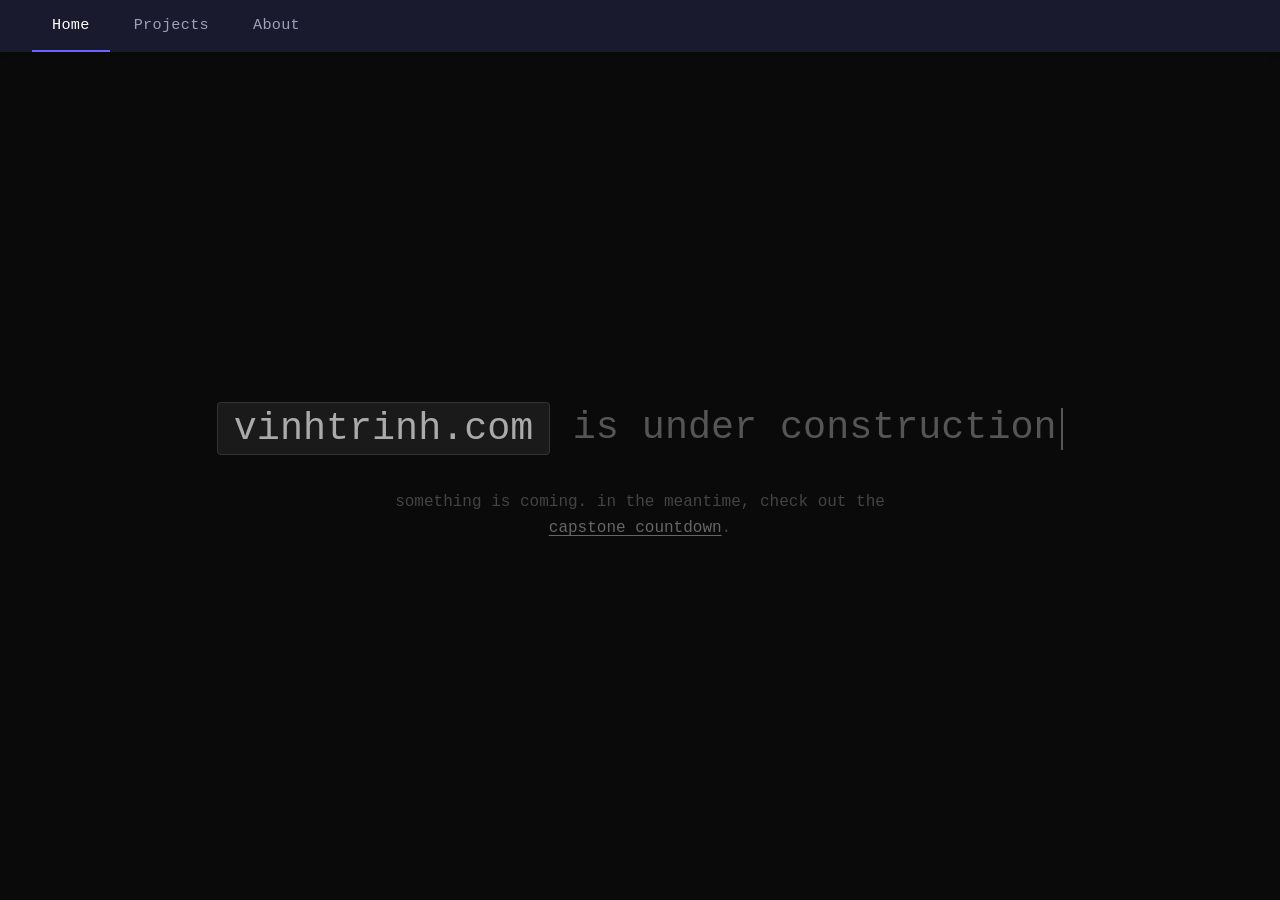
<file: index.html>
<!DOCTYPE html>
<html lang="en">
<head>
<meta charset="UTF-8">
<meta name="viewport" content="width=device-width, initial-scale=1.0">
<title>Vinh T</title>
<link rel="stylesheet" href="styles.css">
<style>
  body {
    background: #0a0a0a;
    color: #888;
    font-family: 'Courier New', Courier, monospace;
  }

  .page-body {
    min-height: calc(100vh - 56px);
  }

  .page-title {
    font-family: 'Courier New', Courier, monospace;
    color: #555;
    font-size: clamp(1.4rem, 4vw, 2.4rem);
    font-weight: 400;
  }

  .page-title .highlight {
    color: #aaa;
    background: #1a1a1a;
    padding: 0.1em 0.4em;
    border-radius: 4px;
    border: 1px solid #333;
  }

  .cursor {
    display: inline-block;
    width: 2px;
    height: 1.1em;
    background: #555;
    margin-left: 4px;
    vertical-align: text-bottom;
    animation: blink 1s step-end infinite;
  }

  @keyframes blink {
    0%, 100% { opacity: 1; }
    50% { opacity: 0; }
  }

  .page-subtitle {
    color: #444;
    font-size: clamp(0.85rem, 2vw, 1rem);
    margin-top: 1.5rem;
  }

  .page-subtitle a {
    color: #666;
    text-decoration: underline;
    text-underline-offset: 3px;
    transition: color 0.2s;
  }

  .page-subtitle a:hover {
    color: #aaa;
  }
</style>
</head>
<body>

<nav>
  <a href="index.html" class="active">Home</a>
  <a href="projects.html">Projects</a>
  <a href="about.html">About</a>
</nav>

<main class="page-body">
  <h1 class="page-title"><span class="highlight">vinhtrinh.com</span> is under construction<span class="cursor"></span></h1>
  <p class="page-subtitle">something is coming. in the meantime, check out the <a href="countdown.html">capstone countdown</a>.</p>
</main>

</body>
</html>
</file>
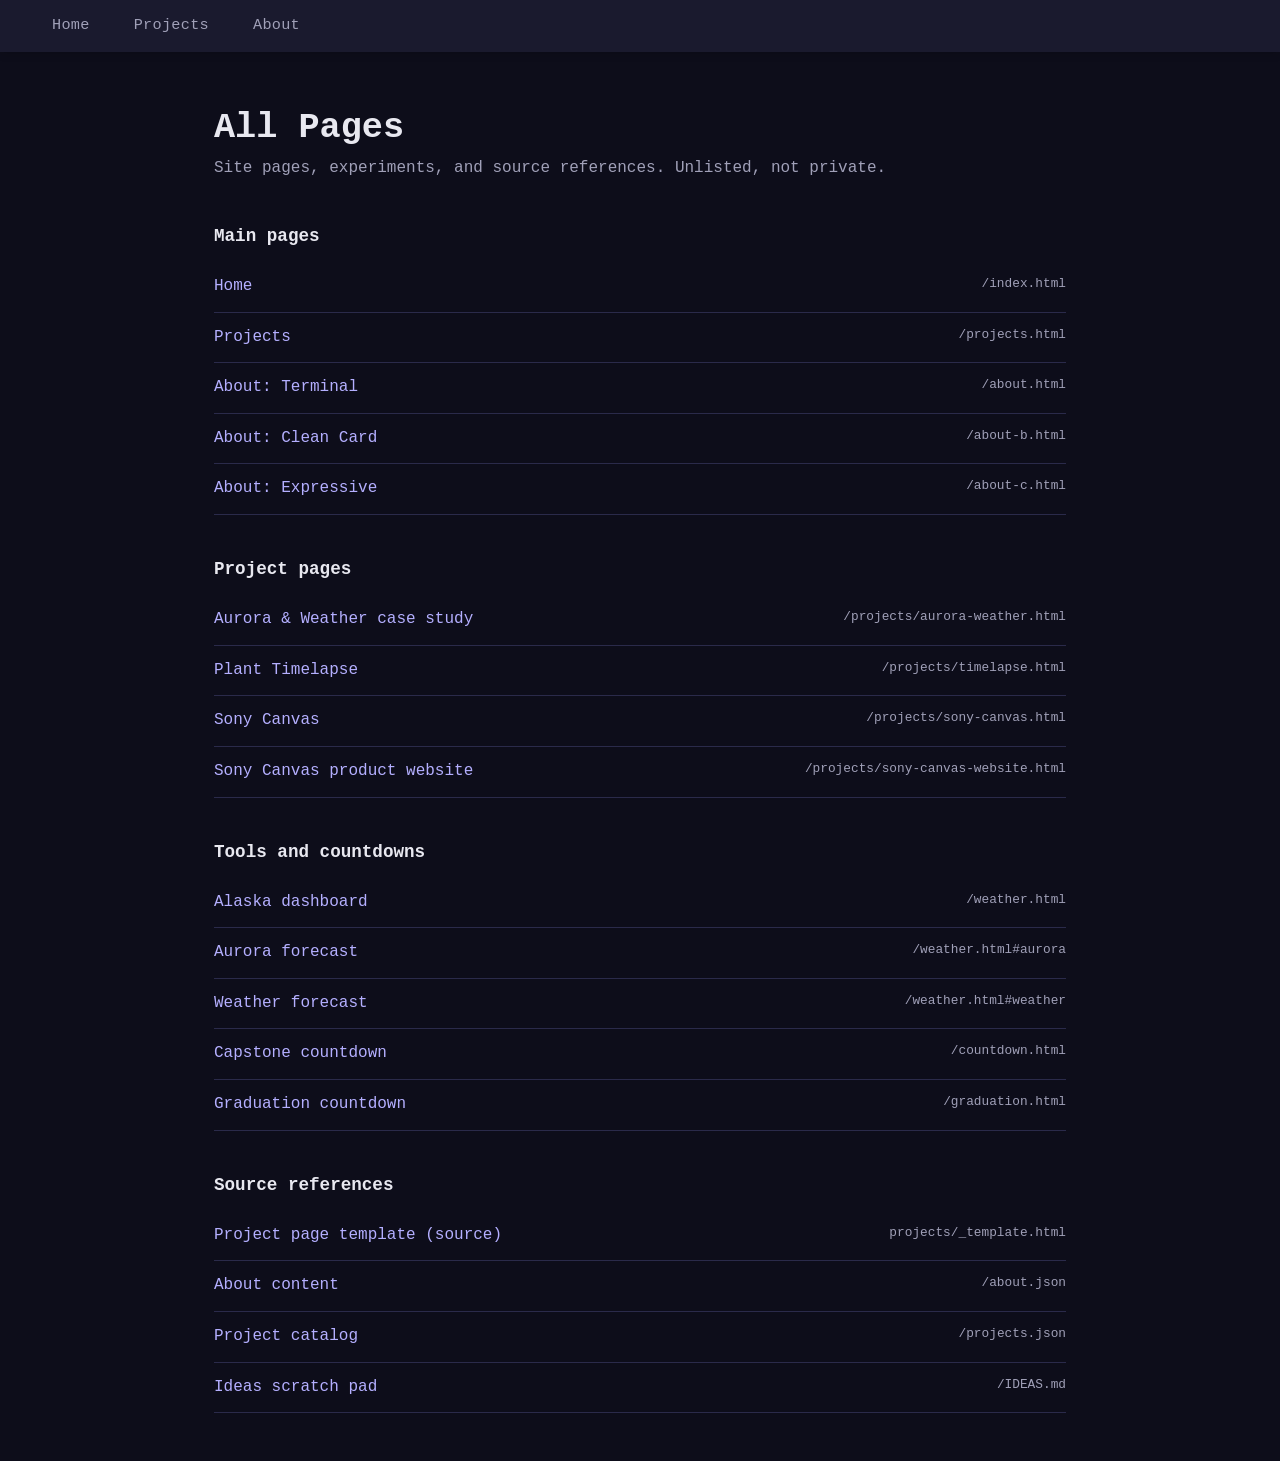
<file: all.html>
<!DOCTYPE html>
<html lang="en">
<head>
<meta charset="UTF-8">
<meta name="viewport" content="width=device-width, initial-scale=1.0">
<meta name="robots" content="noindex, nofollow">
<title>All Pages - vinhtrinh.com</title>
<link rel="stylesheet" href="styles.css">
<style>
  body {
    background: #0d0d1a;
    color: #c8c8e0;
    font-family: 'Courier New', Courier, monospace;
  }

  .directory {
    max-width: 900px;
    margin: 0 auto;
    padding: 3rem 1.5rem;
    line-height: 1.6;
  }

  .directory h1 {
    color: #e8e8f0;
    font-size: clamp(1.5rem, 4vw, 2.2rem);
  }

  .directory p { color: #a0a0b8; }
  .directory section { margin-top: 2.5rem; }
  .directory h2 { color: #e8e8f0; font-size: 1.1rem; }
  .directory ul { list-style: none; margin-top: 0.75rem; }
  .directory li { border-bottom: 1px solid #2a2a4a; }

  .directory a {
    display: flex;
    flex-wrap: wrap;
    justify-content: space-between;
    gap: 0.25rem 1rem;
    padding: 0.75rem 0;
    color: #b4afff;
    text-decoration: none;
    overflow-wrap: anywhere;
  }

  .directory a:hover { text-decoration: underline; }
  .directory a:focus-visible { outline: 2px solid #b4afff; outline-offset: 4px; }
  .directory code { color: #a0a0b8; font-size: 0.8rem; }
</style>
</head>
<body>

<nav>
  <a href="index.html">Home</a>
  <a href="projects.html">Projects</a>
  <a href="about.html">About</a>
</nav>

<main class="directory">
  <h1>All Pages</h1>
  <p>Site pages, experiments, and source references. Unlisted, not private.</p>

  <section>
    <h2>Main pages</h2>
    <ul>
      <li><a href="index.html">Home <code>/index.html</code></a></li>
      <li><a href="projects.html">Projects <code>/projects.html</code></a></li>
      <li><a href="about.html">About: Terminal <code>/about.html</code></a></li>
      <li><a href="about-b.html">About: Clean Card <code>/about-b.html</code></a></li>
      <li><a href="about-c.html">About: Expressive <code>/about-c.html</code></a></li>
    </ul>
  </section>

  <section>
    <h2>Project pages</h2>
    <ul>
      <li><a href="projects/aurora-weather.html">Aurora &amp; Weather case study <code>/projects/aurora-weather.html</code></a></li>
      <li><a href="projects/timelapse.html">Plant Timelapse <code>/projects/timelapse.html</code></a></li>
      <li><a href="projects/sony-canvas.html">Sony Canvas <code>/projects/sony-canvas.html</code></a></li>
      <li><a href="projects/sony-canvas-website.html">Sony Canvas product website <code>/projects/sony-canvas-website.html</code></a></li>
    </ul>
  </section>

  <section>
    <h2>Tools and countdowns</h2>
    <ul>
      <li><a href="weather.html">Alaska dashboard <code>/weather.html</code></a></li>
      <li><a href="weather.html#aurora">Aurora forecast <code>/weather.html#aurora</code></a></li>
      <li><a href="weather.html#weather">Weather forecast <code>/weather.html#weather</code></a></li>
      <li><a href="countdown.html">Capstone countdown <code>/countdown.html</code></a></li>
      <li><a href="graduation.html">Graduation countdown <code>/graduation.html</code></a></li>
    </ul>
  </section>

  <section>
    <h2>Source references</h2>
    <ul>
      <li><a href="https://github.com/onemonstera/vtcom/blob/main/projects/_template.html">Project page template (source) <code>projects/_template.html</code></a></li>
      <li><a href="about.json">About content <code>/about.json</code></a></li>
      <li><a href="projects.json">Project catalog <code>/projects.json</code></a></li>
      <li><a href="IDEAS.md">Ideas scratch pad <code>/IDEAS.md</code></a></li>
    </ul>
  </section>
</main>

</body>
</html>
</file>
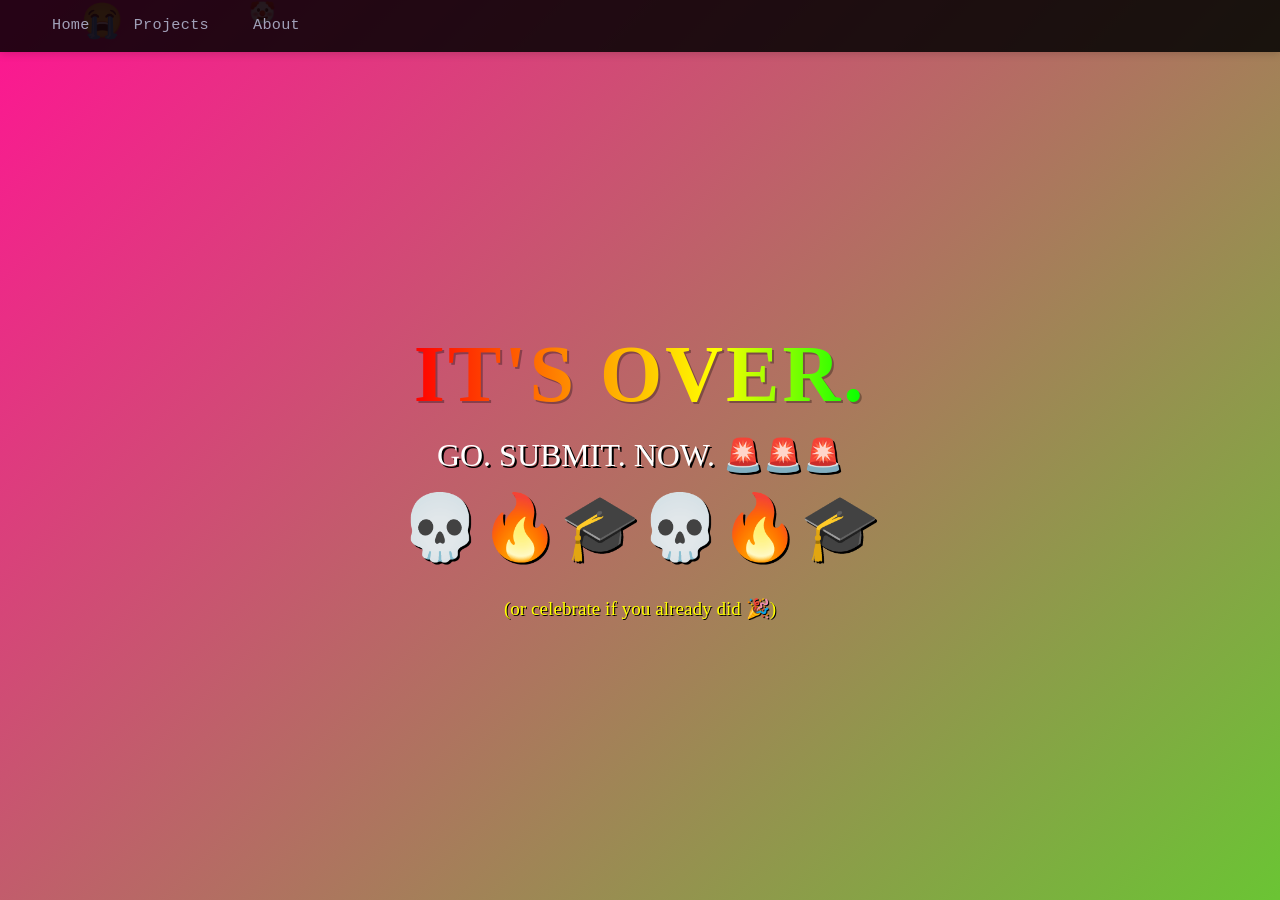
<file: countdown.html>
<!DOCTYPE html>
<html lang="en">
<head>
<meta charset="UTF-8">
<meta name="viewport" content="width=device-width, initial-scale=1.0">
<title>Capstone Countdown — vinhtrinh.com</title>
<link rel="stylesheet" href="styles.css">
<style>
  /* Override shared styles for chaotic countdown page */
  body {
    font-family: 'Comic Sans MS', 'Comic Sans', 'Chalkboard SE', 'Chalkboard', cursive;
    background: linear-gradient(135deg, #ff1493, #39ff14, #ff6600, #00ffff);
    background-size: 400% 400%;
    animation: gradientShift 8s ease infinite;
    overflow-x: hidden;
    cursor: crosshair;
    position: relative;
  }

  /* Keep nav clean but tint it to match */
  nav {
    background: rgba(0, 0, 0, 0.85);
  }

  @keyframes gradientShift {
    0% { background-position: 0% 50%; }
    25% { background-position: 100% 0%; }
    50% { background-position: 100% 50%; }
    75% { background-position: 0% 100%; }
    100% { background-position: 0% 50%; }
  }

/* Floating emojis */
  .emoji-rain {
    position: fixed;
    top: 0; left: 0; right: 0; bottom: 0;
    pointer-events: none;
    z-index: 0;
  }

  .falling-emoji {
    position: absolute;
    font-size: 2rem;
    animation: emojiFloat linear infinite;
    opacity: 0.6;
  }

  @keyframes emojiFloat {
    0% { transform: translateY(-5vh) rotate(0deg); opacity: 0.7; }
    100% { transform: translateY(105vh) rotate(720deg); opacity: 0; }
  }

  /* Main content */
  .content {
    position: relative;
    z-index: 1;
    text-align: center;
    padding: 2rem;
    display: flex;
    flex-direction: column;
    align-items: center;
    justify-content: center;
    min-height: calc(100vh - 56px);
  }

  /* Header */
  h1 {
    font-size: clamp(2.5rem, 8vw, 5rem);
    font-weight: 900;
    transform: rotate(-2deg);
    margin-bottom: 0.5rem;
    background: linear-gradient(90deg, #ff0000, #ff8800, #ffff00, #00ff00, #0088ff, #8800ff, #ff0000);
    background-size: 200% auto;
    -webkit-background-clip: text;
    -webkit-text-fill-color: transparent;
    background-clip: text;
    animation: rainbowText 3s linear infinite;
    text-shadow: none;
    filter: drop-shadow(2px 2px 0px rgba(0,0,0,0.3));
    letter-spacing: 3px;
  }

  @keyframes rainbowText {
    0% { background-position: 0% center; }
    100% { background-position: 200% center; }
  }

  /* Subtitle */
  .subtitle {
    font-size: clamp(1rem, 3vw, 1.5rem);
    color: #fff;
    text-shadow: 2px 2px 0 #000, -1px -1px 0 #000;
    margin-bottom: 2rem;
    min-height: 2.5em;
    transition: opacity 0.3s;
  }

  .subtitle.fade { opacity: 0; }

  /* Countdown */
  .countdown {
    display: flex;
    gap: 1rem;
    justify-content: center;
    flex-wrap: wrap;
    margin-bottom: 2.5rem;
  }

  .time-box {
    background: rgba(0, 0, 0, 0.7);
    border: 4px solid #fff;
    border-radius: 12px;
    padding: 1rem 1.5rem;
    min-width: 100px;
    animation: wobble 2s ease-in-out infinite;
    box-shadow: 0 0 20px rgba(255, 255, 255, 0.3);
  }

  .time-box:nth-child(2) { animation-delay: 0.3s; }
  .time-box:nth-child(3) { animation-delay: 0.6s; }
  .time-box:nth-child(4) { animation-delay: 0.9s; }

  @keyframes wobble {
    0%, 100% { transform: rotate(-1deg) scale(1); }
    50% { transform: rotate(1deg) scale(1.03); }
  }

  .time-number {
    font-size: clamp(2.5rem, 7vw, 5rem);
    font-weight: 900;
    color: #fff;
    -webkit-text-stroke: 2px #000;
    text-shadow: 3px 3px 0 #000;
    line-height: 1;
  }

  .time-label {
    font-size: clamp(0.7rem, 2vw, 1rem);
    color: #ffff00;
    text-transform: uppercase;
    letter-spacing: 2px;
    margin-top: 0.5rem;
    text-shadow: 1px 1px 0 #000;
  }

  /* Panic meter */
  .panic-section {
    width: min(90vw, 600px);
    margin: 0 auto 2rem;
  }

  .panic-label {
    display: flex;
    justify-content: space-between;
    font-size: clamp(0.7rem, 2vw, 0.9rem);
    color: #fff;
    text-shadow: 1px 1px 0 #000;
    margin-bottom: 0.4rem;
    font-weight: 700;
  }

  .panic-bar-bg {
    background: rgba(0, 0, 0, 0.5);
    border: 3px solid #fff;
    border-radius: 50px;
    height: 35px;
    overflow: hidden;
    position: relative;
  }

  .panic-bar-fill {
    height: 100%;
    border-radius: 50px;
    transition: width 1s ease;
    background: linear-gradient(90deg, #00ff00, #88ff00, #ffff00, #ff8800, #ff0000);
    position: relative;
  }

  .panic-bar-fill::after {
    content: '';
    position: absolute;
    top: 0; left: 0; right: 0;
    height: 50%;
    background: rgba(255, 255, 255, 0.2);
    border-radius: 50px 50px 0 0;
  }

  .panic-status {
    font-size: clamp(1rem, 3vw, 1.4rem);
    color: #fff;
    text-shadow: 2px 2px 0 #000;
    margin-top: 0.5rem;
    font-weight: 900;
  }

  /* Footer */
  footer {
    margin-top: 1.5rem;
    font-size: clamp(0.8rem, 2vw, 1rem);
    color: #fff;
    text-shadow: 1px 1px 0 #000;
  }

  footer .fine-dog {
    font-size: 0.75rem;
    opacity: 0.8;
    margin-top: 0.3rem;
  }

  /* Post-deadline state */
  .game-over {
    display: none;
    flex-direction: column;
    align-items: center;
    justify-content: center;
    min-height: calc(100vh - 56px);
    text-align: center;
    padding: 2rem;
  }

  .game-over h1 {
    font-size: clamp(2rem, 8vw, 5rem);
    animation: rainbowText 1s linear infinite;
    transform: rotate(0deg);
    margin-bottom: 1rem;
  }

  .game-over p {
    font-size: clamp(1.2rem, 4vw, 2rem);
    color: #fff;
    text-shadow: 2px 2px 0 #000;
  }

  /* Responsive tweaks */
  @media (max-width: 500px) {
    .countdown { gap: 0.5rem; }
    .time-box { min-width: 70px; padding: 0.7rem 0.8rem; }
  }
</style>
</head>
<body>

<nav>
  <a href="index.html">Home</a>
  <a href="projects.html">Projects</a>
  <a href="about.html">About</a>
</nav>

<div class="emoji-rain" id="emojiRain"></div>

<div class="content" id="mainContent">
  <h1>CAPSTONE COUNTDOWN</h1>
  <div class="subtitle" id="subtitle">you should be working right now</div>

  <div class="countdown" id="countdown">
    <div class="time-box">
      <div class="time-number" id="days">--</div>
      <div class="time-label">Days</div>
    </div>
    <div class="time-box">
      <div class="time-number" id="hours">--</div>
      <div class="time-label">Hours</div>
    </div>
    <div class="time-box">
      <div class="time-number" id="minutes">--</div>
      <div class="time-label">Minutes</div>
    </div>
    <div class="time-box">
      <div class="time-number" id="seconds">--</div>
      <div class="time-label">Seconds</div>
    </div>
  </div>

  <div class="panic-section">
    <div class="panic-label">
      <span>vibing &#x1F60E;</span>
      <span>DEFCON 1 &#x1F4A5;</span>
    </div>
    <div class="panic-bar-bg">
      <div class="panic-bar-fill" id="panicFill" style="width: 0%"></div>
    </div>
    <div class="panic-status" id="panicStatus">Loading panic levels...</div>
  </div>

  <footer>
    UW HCDE &mdash; Class of 2026 &#x1F393;
    <div class="fine-dog">&#x1F525;&#x1F436;&#x2615; <i>this is fine</i> &#x1F525;</div>
  </footer>
</div>

<div class="game-over" id="gameOver">
  <h1>IT'S OVER.</h1>
  <p>GO. SUBMIT. NOW. &#x1F6A8;&#x1F6A8;&#x1F6A8;</p>
  <p style="margin-top:1rem; font-size: clamp(2rem, 6vw, 4rem);">&#x1F480;&#x1F525;&#x1F393;&#x1F480;&#x1F525;&#x1F393;</p>
  <p style="margin-top:2rem; font-size: clamp(0.9rem, 2vw, 1.2rem); color: #ffff00; text-shadow: 1px 1px 0 #000;">
    (or celebrate if you already did &#x1F389;)
  </p>
</div>

<script>
  // Target: June 3, 2026 11:59 PM Pacific
  // Pacific Daylight Time (UTC-7) in effect in June
  const DEADLINE = new Date('2026-06-04T06:59:00Z'); // 11:59 PM PDT = 06:59 UTC next day

  // Total window for panic meter: from a "start date" to deadline
  const PANIC_START = new Date('2026-01-01T00:00:00Z'); // start of the year
  const PANIC_TOTAL = DEADLINE - PANIC_START;

  const subtitleMessages = [
    "you should be working right now",
    "how many slides do you have? \u{1F928}",
    "sleep is for the graduated \u{1F634}",
    "have you emailed your advisor yet? \u{1F4E7}",
    "the IRB isn't going to submit itself",
    "\"i'll start tomorrow\" \u2014 you, yesterday",
    "your Figma prototype is not a thesis",
    "this meeting could've been an email",
    "remember when you thought spring would be chill? \u{1F921}",
    "alt+F4 won't help you now",
    "citation needed \u{1F4DA}",
    "scope creep is not a feature",
    "just one more user interview... right?",
    "the gantt chart is a lie",
    "your capstone can smell your fear",
    "vibes are not a methodology"
  ];

  const panicLevels = [
    { max: 10, label: "Vibing \u{1F60E}", color: "#00ff00" },
    { max: 25, label: "Slight concern \u{1F605}", color: "#88ff00" },
    { max: 40, label: "Nervous laughter \u{1F62C}", color: "#ccff00" },
    { max: 55, label: "Stress-eating \u{1F355}", color: "#ffff00" },
    { max: 70, label: "Existential dread \u{1F630}", color: "#ffaa00" },
    { max: 85, label: "Full panic mode \u{1F631}", color: "#ff5500" },
    { max: 95, label: "Screaming into void \u{1F525}", color: "#ff2200" },
    { max: 100, label: "DEFCON 1 \u{1F4A5}\u{1F480}", color: "#ff0000" }
  ];

  const emojis = ['\u{1F525}', '\u{1F480}', '\u23F0', '\u{1F393}', '\u{1F4A5}', '\u{1F6A8}', '\u{1F62D}', '\u{1F921}', '\u2620\uFE0F', '\u26A0\uFE0F'];

  // DOM refs
  const daysEl = document.getElementById('days');
  const hoursEl = document.getElementById('hours');
  const minutesEl = document.getElementById('minutes');
  const secondsEl = document.getElementById('seconds');
  const subtitleEl = document.getElementById('subtitle');
  const panicFill = document.getElementById('panicFill');
  const panicStatus = document.getElementById('panicStatus');
  const mainContent = document.getElementById('mainContent');
  const gameOver = document.getElementById('gameOver');
  const emojiRain = document.getElementById('emojiRain');

  let subtitleIndex = 0;

  function pad(n) {
    return String(n).padStart(2, '0');
  }

  function updateCountdown() {
    const now = new Date();
    const diff = DEADLINE - now;

    if (diff <= 0) {
      mainContent.style.display = 'none';
      gameOver.style.display = 'flex';
      return;
    }

    const totalSeconds = Math.floor(diff / 1000);
    const days = Math.floor(totalSeconds / 86400);
    const hours = Math.floor((totalSeconds % 86400) / 3600);
    const minutes = Math.floor((totalSeconds % 3600) / 60);
    const seconds = totalSeconds % 60;

    daysEl.textContent = days;
    hoursEl.textContent = pad(hours);
    minutesEl.textContent = pad(minutes);
    secondsEl.textContent = pad(seconds);

    // Panic meter
    const elapsed = now - PANIC_START;
    const panicPercent = Math.min(100, Math.max(0, (elapsed / PANIC_TOTAL) * 100));
    panicFill.style.width = panicPercent + '%';

    let status = panicLevels[panicLevels.length - 1];
    for (const level of panicLevels) {
      if (panicPercent <= level.max) {
        status = level;
        break;
      }
    }
    panicStatus.textContent = 'Panic Level: ' + status.label;
  }

  function rotateSubtitle() {
    subtitleEl.classList.add('fade');
    setTimeout(() => {
      subtitleIndex = (subtitleIndex + 1) % subtitleMessages.length;
      subtitleEl.textContent = subtitleMessages[subtitleIndex];
      subtitleEl.classList.remove('fade');
    }, 300);
  }

  function spawnEmoji() {
    const el = document.createElement('div');
    el.classList.add('falling-emoji');
    el.textContent = emojis[Math.floor(Math.random() * emojis.length)];
    el.style.left = Math.random() * 100 + 'vw';
    el.style.fontSize = (1.2 + Math.random() * 2) + 'rem';
    const duration = 5 + Math.random() * 8;
    el.style.animationDuration = duration + 's';
    el.style.animationDelay = '0s';
    emojiRain.appendChild(el);
    setTimeout(() => el.remove(), duration * 1000);
  }

  // Init
  updateCountdown();
  setInterval(updateCountdown, 1000);
  setInterval(rotateSubtitle, 3500);

  // Spawn emojis periodically
  for (let i = 0; i < 8; i++) {
    setTimeout(() => spawnEmoji(), i * 600);
  }
  setInterval(spawnEmoji, 1200);
</script>

</body>
</html>
</file>
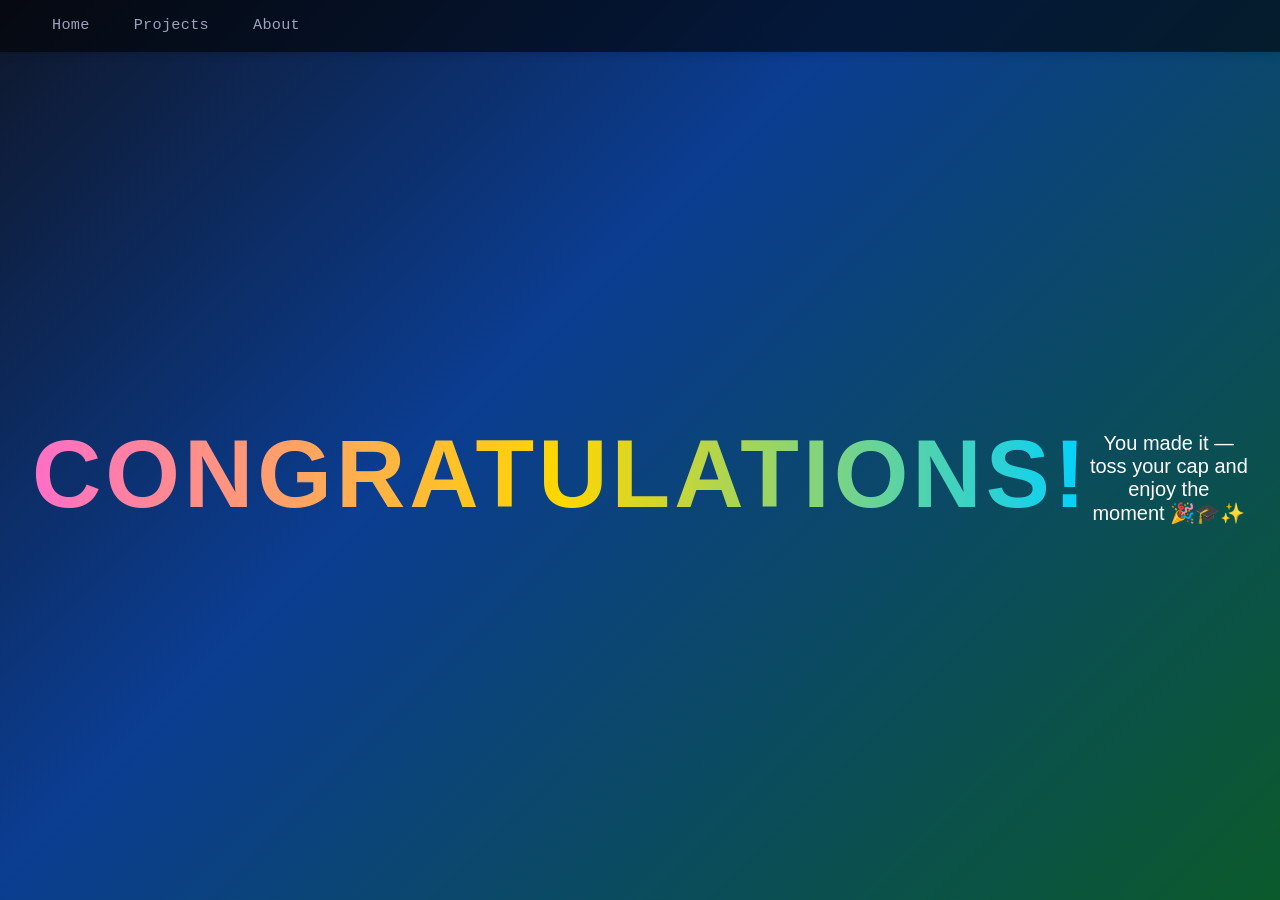
<file: graduation.html>
<!DOCTYPE html>
<html lang="en">
<head>
<meta charset="UTF-8">
<meta name="viewport" content="width=device-width, initial-scale=1.0">
<title>Graduation Countdown — vinhtrinh.com</title>
<link rel="stylesheet" href="styles.css">
<style>
  /* Party styles for graduation countdown */
  body {
    font-family: 'Segoe UI', 'Helvetica Neue', Arial, sans-serif;
    background: linear-gradient(135deg, #0f172a, #0b3d91 40%, #0b5a2b 100%);
    color: #fff;
    overflow-x: hidden;
    position: relative;
  }

  nav { background: rgba(0,0,0,0.6); }

  .content { position: relative; z-index: 2; text-align: center; padding: 2rem; display:flex; flex-direction:column; align-items:center; justify-content:center; min-height: calc(100vh - 56px); }

  h1 { font-size: clamp(2.5rem, 8vw, 5rem); letter-spacing: 4px; background: linear-gradient(90deg,#ffd700,#ffffff,#00d1ff); -webkit-background-clip:text; -webkit-text-fill-color:transparent; }

  .subtitle { color: #fff; font-weight:700; margin-bottom:1rem; font-size:1.1rem }

  .countdown { display:flex; gap:1rem; justify-content:center; flex-wrap:wrap; margin-bottom:2rem }
  .time-box { background: rgba(255,255,255,0.06); border-radius:12px; padding:1rem 1.5rem; min-width:110px; border: 2px solid rgba(255,255,255,0.12); }
  .time-number { font-size: clamp(2rem,6vw,4rem); font-weight:900; color:#fff }
  .time-label { color:#ffd700; letter-spacing:1px }

  /* Hype meter */
  .hype-section { width: min(90vw, 700px); margin: 0 auto 2rem }
  .hype-bar-bg { background: rgba(255,255,255,0.06); border-radius:50px; height:36px; overflow:hidden; border:3px solid rgba(255,255,255,0.08) }
  .hype-bar-fill { height:100%; border-radius:50px; transition: width 1s ease; background: linear-gradient(90deg,#00ffb3,#00d1ff,#ffd700,#ff6ec7); }
  .hype-status { font-weight:900; margin-top:0.5rem }

  /* Confetti layer */
  .confetti-layer { position: fixed; inset: 0; pointer-events:none; z-index:1; }
  .confetti { position:absolute; width:12px; height:12px; opacity:0.95; transform-origin:center; }

  .game-over { display:none; z-index:2; min-height:calc(100vh - 56px); align-items:center; justify-content:center; text-align:center; padding:2rem }
  .game-over h1 { font-size: clamp(2.5rem,8vw,6rem); background:linear-gradient(90deg,#ff6ec7,#ffd700,#00d1ff); -webkit-background-clip:text; -webkit-text-fill-color:transparent }

  footer { margin-top:1rem; color:#ddd }

  @media (max-width:500px) { .time-box { min-width:70px } }
  </style>
</head>
<body>

<nav>
  <a href="index.html">Home</a>
  <a href="projects.html">Projects</a>
  <a href="about.html">About</a>
</nav>

<div class="confetti-layer" id="confettiLayer"></div>

<div class="content" id="mainContent">
  <h1>GRADUATION COUNTDOWN</h1>
  <div class="subtitle" id="subtitle">get your cap ready — party incoming 🎓🎉</div>

  <div class="countdown" id="countdown">
    <div class="time-box">
      <div class="time-number" id="days">--</div>
      <div class="time-label">Days</div>
    </div>
    <div class="time-box">
      <div class="time-number" id="hours">--</div>
      <div class="time-label">Hours</div>
    </div>
    <div class="time-box">
      <div class="time-number" id="minutes">--</div>
      <div class="time-label">Minutes</div>
    </div>
    <div class="time-box">
      <div class="time-number" id="seconds">--</div>
      <div class="time-label">Seconds</div>
    </div>
  </div>

  <div class="hype-section">
    <div class="hype-label" style="display:flex;justify-content:space-between;font-weight:700;margin-bottom:6px;color:#fff">
      <span>Calm</span>
      <span>Legendary Hype</span>
    </div>
    <div class="hype-bar-bg">
      <div class="hype-bar-fill" id="hypeFill" style="width:0%"></div>
    </div>
    <div class="hype-status" id="hypeStatus">Warming up the tassels...</div>
  </div>

  <footer>Class of 2026 🎓 • Celebrate responsibly</footer>
</div>

<div class="game-over" id="gameOver">
  <h1>CONGRATULATIONS!</h1>
  <p style="font-size:1.25rem; margin-top:0.5rem">You made it — toss your cap and enjoy the moment 🎉🎓✨</p>
</div>

<script>
  // Target: June 12, 2026 10:00 AM Pacific (PDT = UTC-7)
  const DEADLINE = new Date('2026-06-12T17:00:00Z');

  // Shorter hype window (start yesterday)
  const HYPE_START = new Date('2026-06-11T00:00:00Z');
  const HYPE_TOTAL = DEADLINE - HYPE_START;

  const subtitleMessages = [
    "get your cap ready — party incoming 🎓🎉",
    "tassel on the left? flip it at graduation!",
    "remember: proud, grateful, slightly tired",
    "photo op: sunglasses + robe + big grin 😎",
    "don't forget to hydrate and celebrate safely 💧",
    "that thesis? now a chapter in your story",
    "smile for the camera — future you will thank you",
    "queue the confetti — it's almost showtime 🎊"
  ];

  const confettiColors = ['#ffd700','#ff6ec7','#00d1ff','#6affc8','#ffffff','#ff9f43'];

  const daysEl = document.getElementById('days');
  const hoursEl = document.getElementById('hours');
  const minutesEl = document.getElementById('minutes');
  const secondsEl = document.getElementById('seconds');
  const subtitleEl = document.getElementById('subtitle');
  const hypeFill = document.getElementById('hypeFill');
  const hypeStatus = document.getElementById('hypeStatus');
  const mainContent = document.getElementById('mainContent');
  const gameOver = document.getElementById('gameOver');
  const confettiLayer = document.getElementById('confettiLayer');

  let subtitleIndex = 0;

  function pad(n){ return String(n).padStart(2,'0'); }

  function updateCountdown(){
    const now = new Date();
    const diff = DEADLINE - now;
    if (diff <= 0){
      mainContent.style.display = 'none';
      gameOver.style.display = 'flex';
      burstConfetti(120);
      return;
    }

    const totalSeconds = Math.floor(diff/1000);
    const days = Math.floor(totalSeconds/86400);
    const hours = Math.floor((totalSeconds%86400)/3600);
    const minutes = Math.floor((totalSeconds%3600)/60);
    const seconds = totalSeconds%60;

    daysEl.textContent = days;
    hoursEl.textContent = pad(hours);
    minutesEl.textContent = pad(minutes);
    secondsEl.textContent = pad(seconds);

    // Hype meter
    const elapsed = now - HYPE_START;
    const hypePercent = Math.min(100, Math.max(0, (elapsed / HYPE_TOTAL) * 100));
    hypeFill.style.width = hypePercent + '%';
    if (hypePercent < 20) hypeStatus.textContent = 'Low-key excited';
    else if (hypePercent < 50) hypeStatus.textContent = 'Getting pumped';
    else if (hypePercent < 80) hypeStatus.textContent = 'Almost buzzing';
    else hypeStatus.textContent = 'Legendary hype — READY!';
  }

  function rotateSubtitle(){
    subtitleEl.style.opacity = 0;
    setTimeout(()=>{ subtitleIndex = (subtitleIndex+1)%subtitleMessages.length; subtitleEl.textContent = subtitleMessages[subtitleIndex]; subtitleEl.style.opacity = 1 }, 300);
  }

  function spawnConfetti(){
    const el = document.createElement('div');
    el.className = 'confetti';
    const size = 6 + Math.random()*18;
    el.style.width = size + 'px';
    el.style.height = size + 'px';
    el.style.left = Math.random()*100 + 'vw';
    el.style.top = -Math.random()*10 + 'vh';
    el.style.background = confettiColors[Math.floor(Math.random()*confettiColors.length)];
    el.style.transform = `rotate(${Math.random()*360}deg)`;
    el.style.opacity = 0.95;
    el.style.transition = `transform ${3+Math.random()*3}s linear, top ${3+Math.random()*3}s linear, left ${2+Math.random()*2}s ease-in`;
    confettiLayer.appendChild(el);
    requestAnimationFrame(()=>{
      el.style.top = 110 + Math.random()*20 + 'vh';
      el.style.left = (parseFloat(el.style.left) + (Math.random()*20-10)) + 'vw';
      el.style.transform = `rotate(${Math.random()*720}deg) translateY(20px)`;
    });
    setTimeout(()=>el.remove(), 7000);
  }

  function burstConfetti(count){
    for (let i=0;i<count;i++){
      setTimeout(spawnConfetti, i*8);
    }
  }

  // Init
  updateCountdown();
  setInterval(updateCountdown, 1000);
  setInterval(rotateSubtitle, 3500);
  // continuous confetti tease
  setInterval(spawnConfetti, 600);

</script>

</body>
</html>
</file>
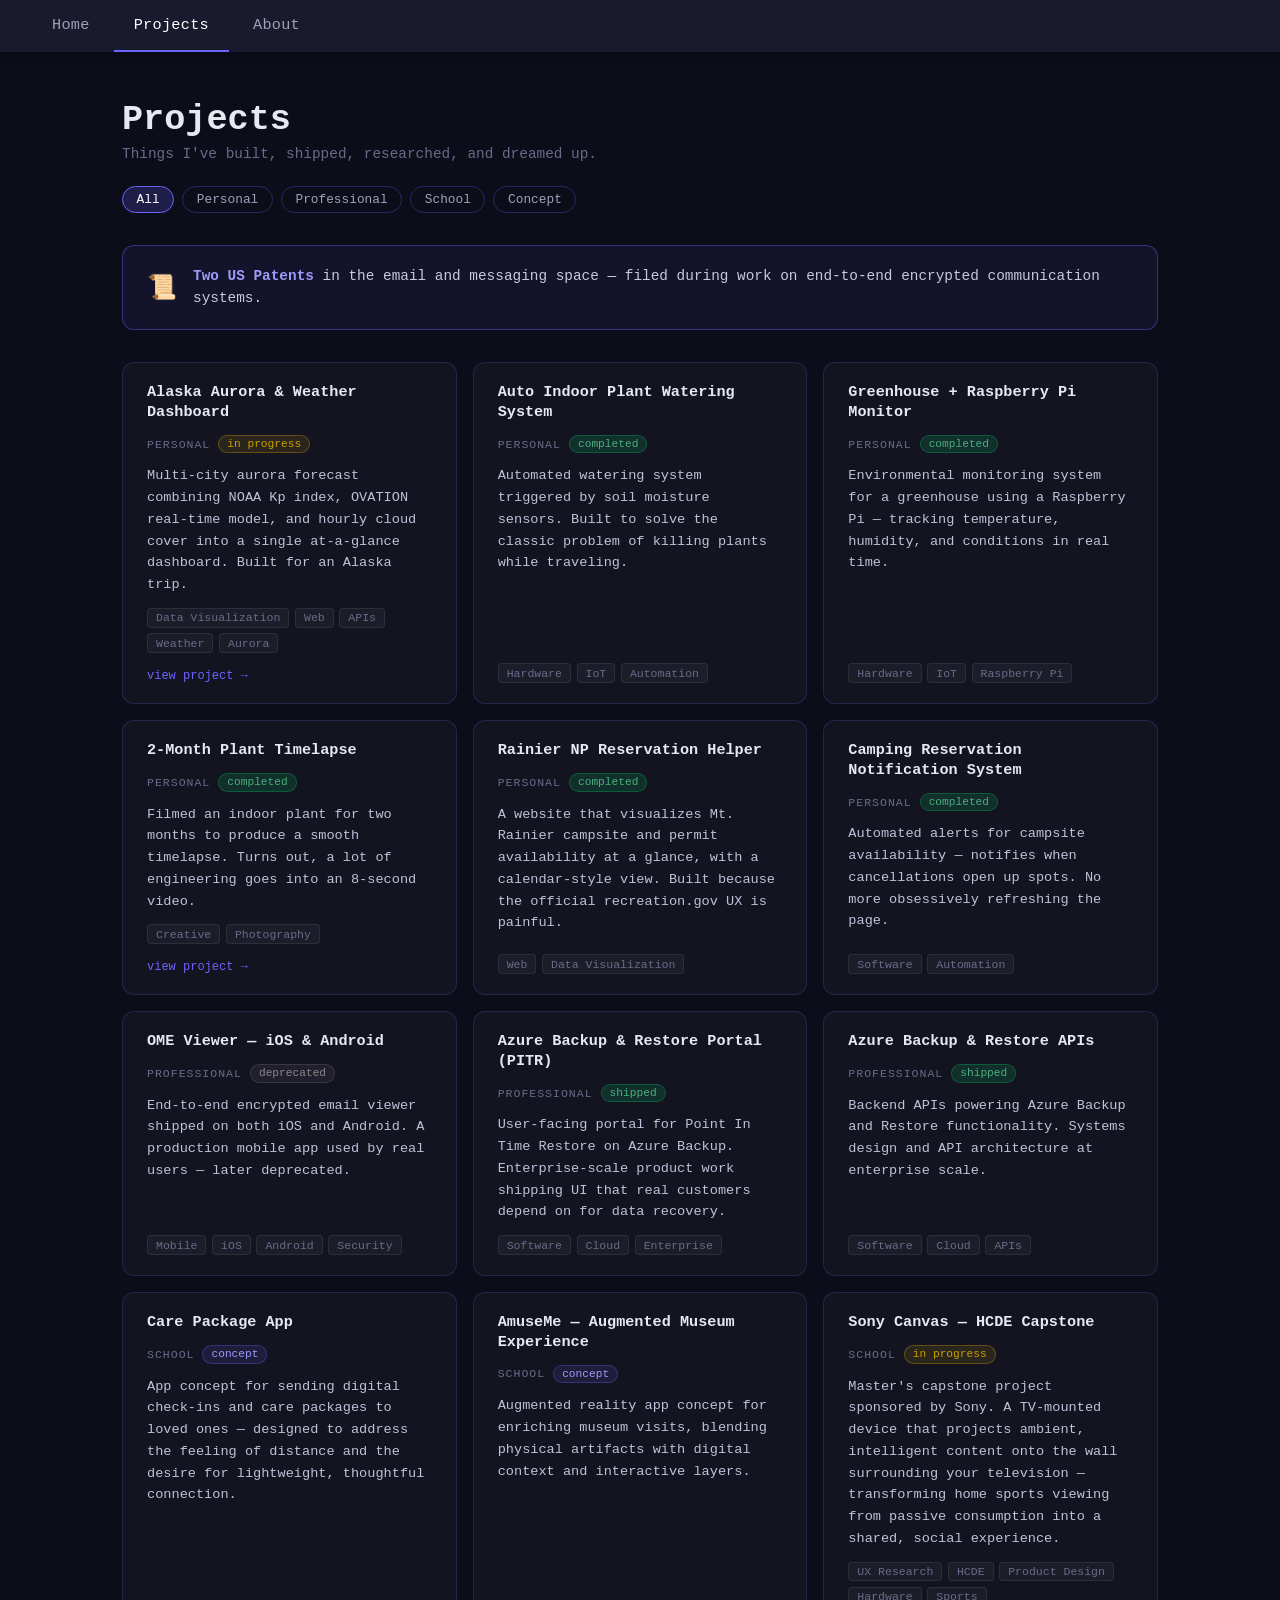
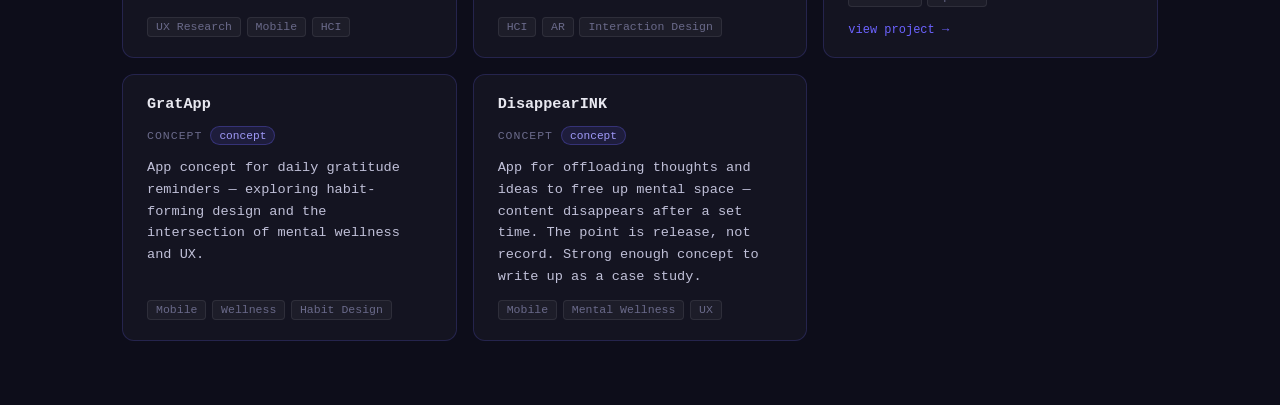
<file: projects.html>
<!DOCTYPE html>
<html lang="en">
<head>
<meta charset="UTF-8">
<meta name="viewport" content="width=device-width, initial-scale=1.0">
<title>Projects — vinhtrinh.com</title>
<link rel="stylesheet" href="styles.css">
<style>
  body {
    background: #0d0d1a;
    color: #c8c8e0;
    font-family: 'Courier New', Courier, monospace;
  }

  .page-header {
    padding: 3rem 2rem 1.5rem;
    max-width: 1100px;
    margin: 0 auto;
  }

  .page-header h1 {
    font-size: clamp(1.5rem, 4vw, 2.2rem);
    font-weight: 700;
    color: #e8e8f0;
    margin-bottom: 0.4rem;
  }

  .page-header p {
    color: #6a6a8a;
    font-size: 0.9rem;
  }

  /* Filter chips */
  .filters {
    max-width: 1100px;
    margin: 0 auto;
    padding: 0 2rem 2rem;
    display: flex;
    flex-wrap: wrap;
    gap: 0.5rem;
  }

  .filter-chip {
    background: transparent;
    border: 1px solid rgba(108, 99, 255, 0.3);
    color: #a0a0b8;
    padding: 0.3rem 0.85rem;
    border-radius: 50px;
    font-size: 0.8rem;
    font-family: 'Courier New', Courier, monospace;
    cursor: pointer;
    transition: all 0.15s;
  }

  .filter-chip:hover {
    border-color: rgba(108, 99, 255, 0.6);
    color: #c8c8e0;
  }

  .filter-chip.active {
    background: rgba(108, 99, 255, 0.2);
    border-color: #6c63ff;
    color: #ffffff;
  }

  /* Patent callout */
  .patent-callout {
    max-width: 1100px;
    margin: 0 auto 2rem;
    padding: 0 2rem;
  }

  .patent-card {
    background: rgba(108, 99, 255, 0.08);
    border: 1px solid rgba(108, 99, 255, 0.4);
    border-radius: 12px;
    padding: 1.25rem 1.5rem;
    display: flex;
    align-items: center;
    gap: 1rem;
  }

  .patent-icon { font-size: 1.5rem; flex-shrink: 0; }

  .patent-text { font-size: 0.9rem; color: #c8c8e0; line-height: 1.5; }
  .patent-text strong { color: #a09af8; }

  /* Card grid */
  .grid {
    max-width: 1100px;
    margin: 0 auto;
    padding: 0 2rem 4rem;
    display: grid;
    grid-template-columns: repeat(auto-fill, minmax(300px, 1fr));
    gap: 1rem;
  }

  .card {
    background: rgba(255, 255, 255, 0.03);
    border: 1px solid rgba(108, 99, 255, 0.2);
    border-radius: 12px;
    padding: 1.25rem 1.5rem;
    display: flex;
    flex-direction: column;
    gap: 0.75rem;
    transition: border-color 0.2s, transform 0.2s;
    text-decoration: none;
    color: inherit;
  }

  .card:hover {
    border-color: rgba(108, 99, 255, 0.5);
    transform: translateY(-2px);
  }

  a.card { cursor: pointer; }

  .card-link-hint {
    font-size: 0.75rem;
    color: #6c63ff;
    margin-top: auto;
    padding-top: 0.25rem;
  }

  .card.hidden { display: none; }

  .card-title {
    font-size: 0.95rem;
    font-weight: 700;
    color: #e8e8f0;
    line-height: 1.3;
  }

  .card-meta {
    display: flex;
    align-items: center;
    gap: 0.5rem;
  }

  .category-tag {
    font-size: 0.72rem;
    color: #6a6a8a;
    text-transform: uppercase;
    letter-spacing: 1px;
  }

  .status-badge {
    font-size: 0.7rem;
    padding: 0.15rem 0.5rem;
    border-radius: 50px;
    white-space: nowrap;
  }

  .status-shipped     { background: rgba(0,200,100,0.15); color: #4caf80; border: 1px solid rgba(0,200,100,0.3); }
  .status-completed   { background: rgba(0,200,100,0.15); color: #4caf80; border: 1px solid rgba(0,200,100,0.3); }
  .status-deprecated  { background: rgba(150,150,150,0.1); color: #888; border: 1px solid rgba(150,150,150,0.2); }
  .status-in-progress { background: rgba(255,200,0,0.1); color: #c8a000; border: 1px solid rgba(255,200,0,0.25); }
  .status-concept     { background: rgba(108,99,255,0.12); color: #a09af8; border: 1px solid rgba(108,99,255,0.3); }

  .card-description {
    font-size: 0.85rem;
    color: #c0c0d8;
    line-height: 1.6;
    flex: 1;
  }

  .tag-list {
    display: flex;
    flex-wrap: wrap;
    gap: 0.35rem;
  }

  .tag {
    font-size: 0.72rem;
    padding: 0.15rem 0.5rem;
    background: rgba(255,255,255,0.04);
    border: 1px solid rgba(255,255,255,0.08);
    border-radius: 4px;
    color: #6a6a8a;
  }

  @media (max-width: 600px) {
    .grid { grid-template-columns: 1fr; padding: 0 1rem 3rem; }
    .page-header, .filters, .patent-callout { padding-left: 1rem; padding-right: 1rem; }
  }
</style>
</head>
<body>

<nav>
  <a href="index.html">Home</a>
  <a href="projects.html" class="active">Projects</a>
  <a href="about.html">About</a>
</nav>

<div class="page-header">
  <h1>Projects</h1>
  <p>Things I've built, shipped, researched, and dreamed up.</p>
</div>

<div class="filters" id="filters">
  <button class="filter-chip active" data-filter="all">All</button>
  <button class="filter-chip" data-filter="Personal">Personal</button>
  <button class="filter-chip" data-filter="Professional">Professional</button>
  <button class="filter-chip" data-filter="School">School</button>
  <button class="filter-chip" data-filter="Concept">Concept</button>
</div>

<div class="patent-callout" id="patentCallout" style="display:none">
  <div class="patent-card">
    <div class="patent-icon">📜</div>
    <div class="patent-text">
      <strong>Two US Patents</strong> in the email and messaging space —
      filed during work on end-to-end encrypted communication systems.
    </div>
  </div>
</div>

<div class="grid" id="grid"></div>

<script>
  const statusLabel = {
    'shipped': 'shipped',
    'completed': 'completed',
    'deprecated': 'deprecated',
    'in-progress': 'in progress',
    'concept': 'concept'
  };

  fetch('projects.json')
    .then(r => r.json())
    .then(projects => {
      const grid = document.getElementById('grid');
      const patentCallout = document.getElementById('patentCallout');

      projects.forEach(p => {
        if (p.highlight) return; // patents rendered separately

        const card = document.createElement(p.link ? 'a' : 'div');
        card.className = 'card';
        card.dataset.category = p.category;
        if (p.link) card.href = p.link;

        card.innerHTML = `
          <div class="card-title">${p.title}</div>
          <div class="card-meta">
            <span class="category-tag">${p.category}</span>
            <span class="status-badge status-${p.status}">${statusLabel[p.status]}</span>
          </div>
          <div class="card-description">${p.description}</div>
          <div class="tag-list">${p.tags.map(t => `<span class="tag">${t}</span>`).join('')}</div>
          ${p.link ? '<div class="card-link-hint">view project →</div>' : ''}
        `;

        grid.appendChild(card);
      });

      // Show patent callout when Professional filter is active or All
      updatePatentVisibility('all');
    });

  function updatePatentVisibility(filter) {
    const patentCallout = document.getElementById('patentCallout');
    patentCallout.style.display = (filter === 'all' || filter === 'Professional') ? 'block' : 'none';
  }

  // Filter logic
  document.getElementById('filters').addEventListener('click', e => {
    const chip = e.target.closest('.filter-chip');
    if (!chip) return;

    document.querySelectorAll('.filter-chip').forEach(c => c.classList.remove('active'));
    chip.classList.add('active');

    const filter = chip.dataset.filter;
    updatePatentVisibility(filter);

    document.querySelectorAll('.card').forEach(card => {
      const show = filter === 'all' || card.dataset.category === filter;
      card.classList.toggle('hidden', !show);
    });
  });
</script>

</body>
</html>
</file>
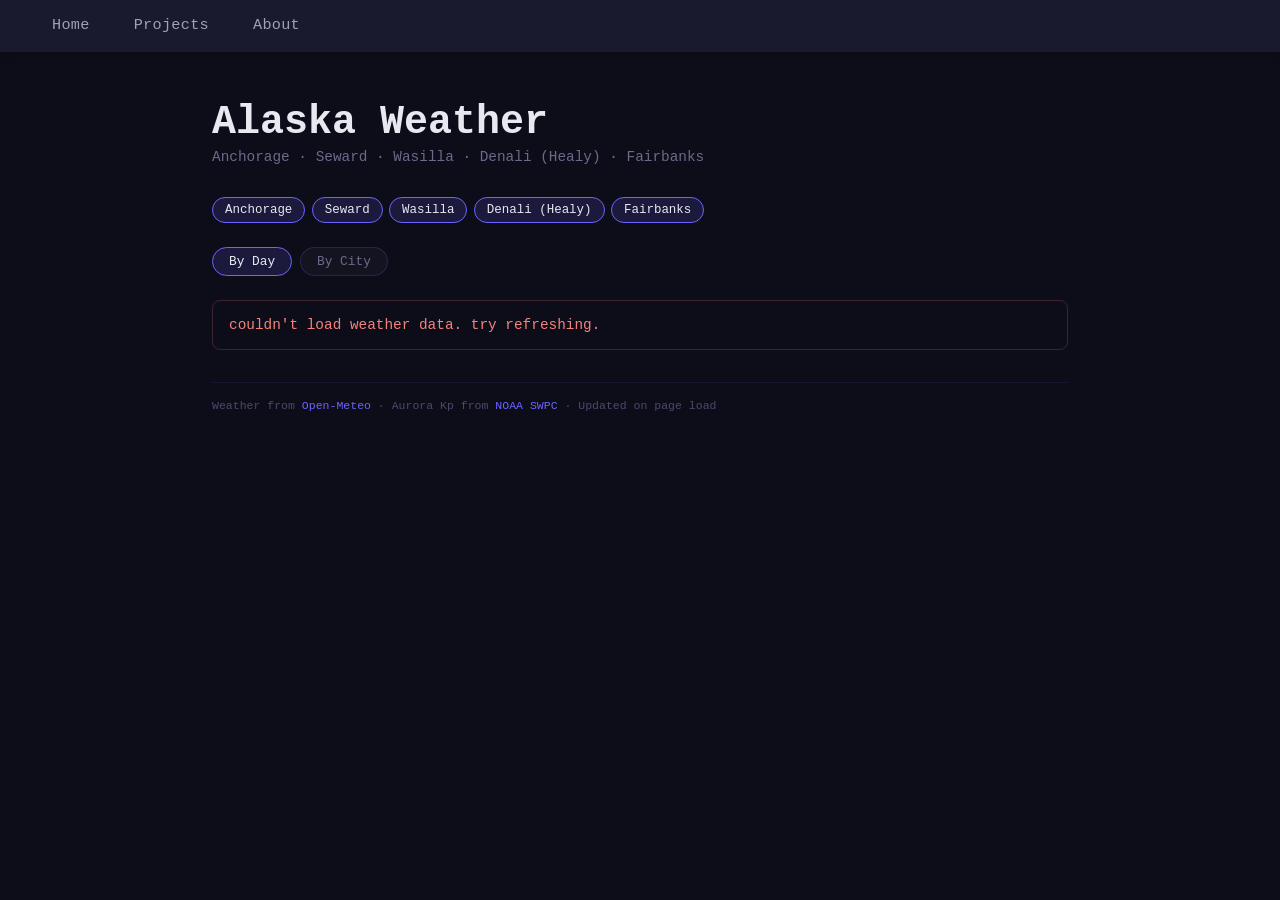
<file: weather.html>
<!DOCTYPE html>
<html lang="en">
<head>
<meta charset="UTF-8">
<meta name="viewport" content="width=device-width, initial-scale=1.0">
<title>Alaska — vinhtrinh.com</title>
<link rel="stylesheet" href="styles.css">
<style>
  body {
    background: #0d0d1a;
    color: #c8c8e0;
    font-family: 'Courier New', Courier, monospace;
  }

  .weather-page {
    max-width: 920px;
    margin: 0 auto;
    padding: 3rem 2rem 5rem;
  }

  /* Header */
  .page-header { margin-bottom: 2rem; }

  .page-title {
    font-size: clamp(1.75rem, 5vw, 2.5rem);
    font-weight: 900;
    color: #e8e8f0;
    margin-bottom: 0.25rem;
  }

  .page-sub {
    font-size: 0.9rem;
    color: #6a6a8a;
    margin-bottom: 0.5rem;
  }

  /* City filter chips */
  .city-filter {
    display: flex;
    flex-wrap: wrap;
    gap: 0.4rem;
    margin-bottom: 1.5rem;
  }
  .city-chip {
    font-family: 'Courier New', Courier, monospace;
    font-size: 0.78rem;
    padding: 0.3rem 0.75rem;
    border-radius: 50px;
    border: 1px solid rgba(108,99,255,0.25);
    background: transparent;
    color: #a0a0b8;
    cursor: pointer;
    transition: all 0.2s;
    user-select: none;
  }
  .city-chip:hover { border-color: rgba(108,99,255,0.5); }
  .city-chip.active {
    background: rgba(108,99,255,0.15);
    border-color: #6c63ff;
    color: #e8e8f0;
  }

  /* View toggle */
  .view-toggle {
    display: flex;
    gap: 0.5rem;
    margin-bottom: 2rem;
  }

  .toggle-btn {
    background: rgba(255,255,255,0.03);
    border: 1px solid rgba(108,99,255,0.2);
    border-radius: 50px;
    padding: 0.4rem 1rem;
    font-family: 'Courier New', Courier, monospace;
    font-size: 0.8rem;
    color: #6a6a8a;
    cursor: pointer;
    transition: all 0.2s;
  }

  .toggle-btn:hover { border-color: rgba(108,99,255,0.4); color: #c8c8e0; }
  .toggle-btn.active { background: rgba(108,99,255,0.15); border-color: #6c63ff; color: #e8e8f0; }

  /* Section labels */
  .section-label {
    font-size: 0.72rem;
    text-transform: uppercase;
    letter-spacing: 2px;
    color: #6c63ff;
    margin-bottom: 1rem;
  }

  /* === BY CITY VIEW === */
  .view-city { display: none; }
  .view-city.active { display: block; }

  .city-grid {
    display: grid;
    grid-template-columns: repeat(auto-fill, minmax(200px, 1fr));
    gap: 1rem;
  }

  .city-column {
    background: rgba(255,255,255,0.02);
    border: 1px solid rgba(108,99,255,0.15);
    border-radius: 12px;
    padding: 1.25rem;
  }

  .city-name {
    font-size: 1rem;
    font-weight: 700;
    color: #e8e8f0;
    margin-bottom: 0.25rem;
  }

  .city-coords {
    font-size: 0.65rem;
    color: #4a4a6a;
    margin-bottom: 1rem;
  }

  .city-day {
    display: flex;
    align-items: center;
    gap: 0.6rem;
    padding: 0.6rem 0;
    border-top: 1px solid rgba(108,99,255,0.08);
    flex-wrap: wrap;
  }

  .city-day:first-of-type { border-top: none; }

  .city-day-name {
    font-size: 0.7rem;
    text-transform: uppercase;
    letter-spacing: 1px;
    color: #6a6a8a;
    width: 3.5rem;
    flex-shrink: 0;
  }

  .city-day-emoji { font-size: 1.3rem; flex-shrink: 0; }

  .city-day-info { flex: 1; min-width: 0; }

  .city-day-temps {
    font-size: 0.82rem;
    color: #c8c8e0;
  }

  .city-day-temps .high { font-weight: 700; color: #e8e8f0; }

  .city-day-alt {
    font-size: 0.68rem;
    color: #5a5a7a;
  }

  .city-day-precip {
    font-size: 0.68rem;
    color: #6a6a8a;
    flex-shrink: 0;
  }

  .city-day-precip.wet { color: #7ab8f5; }

  .city-day.best {
    border-left: 2px solid rgba(0,200,100,0.5);
    padding-left: 0.5rem;
    background: rgba(0,200,100,0.04);
    border-radius: 4px;
  }

  /* === BY DAY VIEW === */
  .view-day { display: none; }
  .view-day.active { display: block; }

  .day-section {
    margin-bottom: 1.5rem;
  }

  .day-header {
    font-size: 0.85rem;
    font-weight: 700;
    color: #e8e8f0;
    margin-bottom: 0.6rem;
    display: flex;
    align-items: center;
    gap: 0.5rem;
  }

  .day-date {
    font-size: 0.7rem;
    color: #4a4a6a;
    font-weight: 400;
  }

  .day-cities {
    display: flex;
    flex-direction: column;
    gap: 0.5rem;
  }

  .day-city-row {
    display: flex;
    align-items: center;
    gap: 1rem;
    padding: 0.7rem 1rem;
    background: rgba(255,255,255,0.02);
    border: 1px solid rgba(108,99,255,0.1);
    border-radius: 8px;
    flex-wrap: wrap;
  }

  .day-city-row:hover {
    border-color: rgba(108,99,255,0.25);
  }

  .day-city-row.best {
    border-left: 3px solid rgba(0,200,100,0.5);
    background: rgba(0,200,100,0.04);
  }

  .day-city-name {
    font-size: 0.82rem;
    font-weight: 600;
    color: #c8c8e0;
    width: 6.5rem;
    flex-shrink: 0;
  }

  .day-city-emoji {
    font-size: 1.5rem;
    flex-shrink: 0;
  }

  .day-city-condition {
    font-size: 0.78rem;
    color: #8a8aaa;
    width: 7rem;
    flex-shrink: 0;
  }

  .day-city-temps {
    font-size: 0.85rem;
    color: #c8c8e0;
  }

  .day-city-temps .high { font-weight: 700; color: #e8e8f0; }

  .day-city-alt {
    font-size: 0.7rem;
    color: #5a5a7a;
  }

  .day-city-precip {
    font-size: 0.78rem;
    color: #6a6a8a;
    margin-left: auto;
    flex-shrink: 0;
  }

  .day-city-precip.wet { color: #7ab8f5; }

  .best-label {
    font-size: 0.65rem;
    color: #4caf80;
    margin-left: 0.5rem;
  }

  /* Loading / error */
  .status-msg {
    color: #6a6a8a;
    font-size: 0.9rem;
    padding: 2rem 0;
  }

  .error-msg {
    color: #f5827a;
    font-size: 0.9rem;
    padding: 1rem;
    border: 1px solid rgba(245,130,122,0.2);
    border-radius: 8px;
  }

  /* Footer */
  .data-note {
    margin-top: 2rem;
    font-size: 0.72rem;
    color: #4a4a6a;
    border-top: 1px solid rgba(108,99,255,0.1);
    padding-top: 1rem;
  }

  .data-note a { color: #6c63ff; text-decoration: none; }

  /* === AURORA SECTION === */
  .aurora-section { margin-bottom: 2rem; }

  .star-filled { color: #4caf80; }
  .star-empty { color: #3a3a5a; }

  /* Color-coded star ratings */
  .stars-great .star-filled { color: #4caf80; }
  .stars-decent .star-filled { color: #d4aa30; }
  .stars-faint .star-filled { color: #6a6a8a; }
  .stars-none .star-filled, .stars-none .star-empty { color: #3a3a5a; }

  .aurora-note {
    font-size: 0.72rem;
    color: #4a4a6a;
    margin-top: 0.75rem;
    font-style: italic;
  }

  /* Right Now card */
  .ovation-card {
    background: rgba(108, 99, 255, 0.05);
    border: 1px solid rgba(108, 99, 255, 0.2);
    border-radius: 12px;
    padding: 1.25rem 1.5rem;
    margin-bottom: 2rem;
  }

  .ovation-header {
    display: flex;
    align-items: center;
    gap: 0.75rem;
    margin-bottom: 1rem;
    flex-wrap: wrap;
  }

  .ovation-time {
    font-size: 0.7rem;
    color: #6a6a8a;
    background: rgba(255,255,255,0.04);
    padding: 0.15rem 0.5rem;
    border-radius: 50px;
  }

  .ovation-rows {
    display: flex;
    flex-direction: column;
    gap: 0.6rem;
  }

  .ovation-row {
    display: flex;
    align-items: center;
    gap: 0.75rem;
    padding: 0.5rem 0.75rem;
    border-radius: 6px;
    flex-wrap: wrap;
  }

  .ovation-city {
    font-size: 0.82rem;
    font-weight: 600;
    color: #c8c8e0;
    width: 6.5rem;
    flex-shrink: 0;
  }

  .ovation-bar {
    display: flex;
    gap: 3px;
    flex-shrink: 0;
  }

  .ovation-seg {
    width: 10px;
    height: 16px;
    border-radius: 2px;
    background: #2a2a4a;
  }

  .ovation-seg.filled { background: #4caf80; }
  .ovation-seg.filled.high { background: #b07af5; }

  .outlook-separator {
    font-size: 0.72rem;
    text-transform: uppercase;
    letter-spacing: 2px;
    color: #6c63ff;
    margin: 2rem 0 1rem;
  }

  /* Aurora grid table */
  .aurora-grid {
    width: 100%;
    border-collapse: separate;
    border-spacing: 0;
  }

  .aurora-grid th {
    font-size: 0.7rem;
    text-transform: uppercase;
    letter-spacing: 1px;
    color: #6a6a8a;
    font-weight: 600;
    padding: 0.4rem 0.5rem 0.6rem;
    text-align: center;
  }

  .aurora-grid th:first-child { text-align: left; }

  .aurora-grid td {
    padding: 0.5rem;
    text-align: center;
    border-top: 1px solid rgba(108,99,255,0.08);
    font-size: 0.85rem;
    line-height: 1.4;
  }

  .aurora-grid td:first-child {
    text-align: left;
    font-size: 0.78rem;
    font-weight: 600;
    color: #c8c8e0;
    white-space: nowrap;
  }

  .aurora-grid .cell-cloud { font-size: 1.1rem; display: block; }
  .aurora-grid .cell-stars { letter-spacing: 1px; display: block; margin-top: 2px; }

  .aurora-grid .cell-best .cell-stars { color: #4caf80; }
  .aurora-grid td.cell-best {
    background: rgba(0,200,100,0.06);
    border-radius: 6px;
  }

  .aurora-grid .kp-row td {
    font-size: 0.68rem;
    color: #6a6a8a;
    border-top: 1px solid rgba(108,99,255,0.12);
    padding-top: 0.6rem;
  }

  .aurora-grid .kp-row td:first-child { color: #6c63ff; }

  .aurora-grid th[data-day] {
    cursor: pointer;
    user-select: none;
    transition: color 0.2s, border-color 0.2s;
    border-bottom: 1px dashed rgba(108,99,255,0.3);
    padding-bottom: 0.5rem;
  }
  .aurora-grid th[data-day]:hover {
    color: #c8c8e0;
    border-bottom-color: rgba(108,99,255,0.6);
  }
  .aurora-grid th[data-day] .chevron {
    font-size: 0.65rem;
    display: block;
    margin-top: 3px;
    color: #6c63ff;
    transition: transform 0.2s;
    opacity: 0.6;
  }
  .aurora-grid th[data-day]:hover .chevron { opacity: 1; }
  .aurora-grid th[data-day].expanded .chevron { transform: rotate(180deg); }

  .aurora-detail-panel {
    margin-top: 1rem;
    background: rgba(108, 99, 255, 0.04);
    border: 1px solid rgba(108, 99, 255, 0.15);
    border-radius: 10px;
    padding: 1rem 1.25rem;
    animation: fadeSlide 0.2s ease;
  }
  @keyframes fadeSlide {
    from { opacity: 0; transform: translateY(-8px); }
    to   { opacity: 1; transform: translateY(0); }
  }
  .aurora-detail-panel .detail-title {
    font-size: 0.78rem;
    font-weight: 700;
    color: #e8e8f0;
    margin-bottom: 0.75rem;
    display: flex;
    justify-content: space-between;
    align-items: center;
  }
  .aurora-detail-panel .detail-close {
    cursor: pointer;
    color: #6a6a8a;
    font-size: 0.9rem;
    padding: 0.2rem 0.4rem;
  }
  .aurora-detail-panel .detail-close:hover { color: #e8e8f0; }
  .aurora-detail-grid { margin-top: 0; }
  .cell-kp { display: block; font-size: 0.65rem; color: #6a6a8a; margin-top: 1px; }

  .kp-bar-wrap { display: inline-flex; flex-direction: column; align-items: center; gap: 2px; min-width: 50px; }
  .kp-bar-label { font-size: 0.65rem; color: #8a8aaa; }
  .kp-bar-track {
    position: relative;
    width: 100%;
    height: 4px;
    background: #2a2a4a;
    border-radius: 2px;
    overflow: visible;
  }
  .kp-bar-fill {
    height: 100%;
    border-radius: 2px;
    opacity: 0.4;
  }
  .kp-bar-marker {
    position: absolute;
    top: -2px;
    width: 8px;
    height: 8px;
    border-radius: 50%;
    border: 2px solid;
    background: #0d0d1a;
    transform: translateX(-4px);
  }

  .aurora-legend {
    display: flex;
    flex-wrap: wrap;
    gap: 0.4rem 1rem;
    margin-top: 0.75rem;
    font-size: 0.7rem;
    color: #6a6a8a;
  }
  .aurora-legend .legend-group { display: flex; flex-wrap: wrap; gap: 0.3rem 0.6rem; align-items: center; }

  /* Responsive */
  @media (max-width: 768px) {
    .city-grid { grid-template-columns: 1fr; }
    .day-city-row { gap: 0.5rem; }
    .day-city-name { width: 5rem; }
    .day-city-condition { width: auto; }
    .ovation-city { width: 5rem; }
    .day-city-precip { margin-left: 0; }
    .aurora-detail-panel { overflow-x: auto; }
    .aurora-grid th { padding: 0.3rem; font-size: 0.6rem; }
    .aurora-grid td { padding: 0.3rem; font-size: 0.75rem; }
    .aurora-grid td:first-child { font-size: 0.68rem; }
    .aurora-detail-panel { padding: 0.75rem; }
    .weather-page { padding: 2rem 1rem 4rem; }
  }
</style>
</head>
<body>

<nav>
  <a href="index.html">Home</a>
  <a href="projects.html">Projects</a>
  <a href="about.html">About</a>
</nav>

<div class="weather-page">
  <div class="page-header">
    <div class="page-title">Alaska Weather</div>
    <div class="page-sub">Anchorage · Seward · Wasilla · Healy · Fairbanks</div>
  </div>

  <div class="city-filter" id="cityFilter"></div>

  <div id="weatherTab" class="tab-content">
    <div class="view-toggle" id="weatherSubToggle" style="margin-bottom:1.5rem;">
      <button class="toggle-btn sub-toggle-btn" data-view="day">By Day</button>
      <button class="toggle-btn sub-toggle-btn" data-view="city">By City</button>
    </div>

    <div id="weatherContent">
      <div class="status-msg">fetching weather data...</div>
    </div>
  </div>

  <div id="auroraTab" class="tab-content" style="display:none;">
    <div id="auroraContent">
      <div class="status-msg">fetching aurora data...</div>
    </div>
  </div>

  <div class="data-note" id="dataNote">
    Weather from <a href="https://open-meteo.com" target="_blank">Open-Meteo</a> · Aurora Kp from <a href="https://www.swpc.noaa.gov" target="_blank">NOAA SWPC</a> · Updated on page load
  </div>
</div>

<script>
  // --- Cache ---
  const CACHE_TTL = 60 * 60 * 1000; // 1 hour
  const CACHE_TTL_SHORT = 15 * 60 * 1000; // 15 minutes (for real-time data)

  function getCache(key, ttl) {
    try {
      const raw = localStorage.getItem(key);
      if (!raw) return null;
      const { timestamp, data } = JSON.parse(raw);
      if (Date.now() - timestamp > (ttl || CACHE_TTL)) return null;
      return { data, timestamp };
    } catch { return null; }
  }

  function setCache(key, data) {
    try {
      localStorage.setItem(key, JSON.stringify({ timestamp: Date.now(), data }));
    } catch { /* quota exceeded — silently fail */ }
  }

  function cacheAgeText(timestamp) {
    const mins = Math.round((Date.now() - timestamp) / 60000);
    if (mins < 1) return 'just now';
    if (mins === 1) return '1 min ago';
    return `${mins} min ago`;
  }

  // --- Config ---
  const CITIES = [
    { name: 'Anchorage', lat: 61.2181, lon: -149.9003, sub: '61.22°N 149.90°W' },
    { name: 'Seward',    lat: 60.1042, lon: -149.4422, sub: '60.10°N 149.44°W' },
    { name: 'Wasilla',   lat: 61.5814, lon: -149.4394, sub: '61.58°N 149.44°W' },
    { name: 'Denali (Healy)', lat: 63.8697, lon: -149.0211, sub: '63.87°N 149.02°W' },
    { name: 'Fairbanks', lat: 64.8378, lon: -147.7164, sub: '64.84°N 147.72°W' },
  ];

  // --- City filter ---
  const CITY_FILTER_KEY = 'vtcom_city_filter';
  let enabledCities = new Set(CITIES.map(c => c.name));

  // Restore from localStorage
  try {
    const saved = JSON.parse(localStorage.getItem(CITY_FILTER_KEY));
    if (saved && Array.isArray(saved) && saved.length > 0) {
      enabledCities = new Set(saved.filter(n => CITIES.some(c => c.name === n)));
      if (enabledCities.size === 0) enabledCities = new Set(CITIES.map(c => c.name));
    }
  } catch {}

  function saveCityFilter() {
    localStorage.setItem(CITY_FILTER_KEY, JSON.stringify([...enabledCities]));
  }

  function renderCityChips() {
    const container = document.getElementById('cityFilter');
    container.innerHTML = CITIES.map(c =>
      `<button class="city-chip ${enabledCities.has(c.name) ? 'active' : ''}" data-city="${c.name}">${c.name}</button>`
    ).join('');
    // Update subtitle
    const sub = document.querySelector('.page-sub');
    if (sub) sub.textContent = [...enabledCities].join(' · ');
  }

  document.getElementById('cityFilter').addEventListener('click', e => {
    const chip = e.target.closest('.city-chip');
    if (!chip) return;
    const name = chip.dataset.city;
    if (enabledCities.has(name)) {
      if (enabledCities.size <= 1) return; // keep at least one
      enabledCities.delete(name);
    } else {
      enabledCities.add(name);
    }
    saveCityFilter();
    renderCityChips();
    loadWeather(); // re-render with filtered cities
  });

  renderCityChips();

  const WMO = {
    0:  { label: 'Clear sky',        emoji: '☀️' },
    1:  { label: 'Mainly clear',     emoji: '🌤️' },
    2:  { label: 'Partly cloudy',    emoji: '⛅' },
    3:  { label: 'Overcast',         emoji: '☁️' },
    45: { label: 'Foggy',            emoji: '🌫️' },
    48: { label: 'Icy fog',          emoji: '🌫️' },
    51: { label: 'Light drizzle',    emoji: '🌦️' },
    53: { label: 'Drizzle',          emoji: '🌦️' },
    55: { label: 'Heavy drizzle',    emoji: '🌧️' },
    61: { label: 'Light rain',       emoji: '🌧️' },
    63: { label: 'Rain',             emoji: '🌧️' },
    65: { label: 'Heavy rain',       emoji: '🌧️' },
    71: { label: 'Light snow',       emoji: '🌨️' },
    73: { label: 'Snow',             emoji: '🌨️' },
    75: { label: 'Heavy snow',       emoji: '❄️' },
    77: { label: 'Snow grains',      emoji: '🌨️' },
    80: { label: 'Light showers',    emoji: '🌦️' },
    81: { label: 'Showers',          emoji: '🌧️' },
    82: { label: 'Heavy showers',    emoji: '⛈️' },
    85: { label: 'Snow showers',     emoji: '🌨️' },
    86: { label: 'Heavy snow shower',emoji: '❄️' },
    95: { label: 'Thunderstorm',     emoji: '⛈️' },
    96: { label: 'Thunderstorm',     emoji: '⛈️' },
    99: { label: 'Thunderstorm',     emoji: '⛈️' },
  };

  function getCondition(code) {
    return WMO[code] || { label: 'Unknown', emoji: '🌡️' };
  }

  function cToF(c) { return Math.round(c * 9 / 5 + 32); }

  function formatDay(dateStr, index) {
    if (index === 0) return 'Today';
    if (index === 1) return 'Tmrw';
    const d = new Date(dateStr + 'T12:00:00');
    return d.toLocaleDateString('en-US', { weekday: 'short' });
  }

  function formatDayLong(dateStr, index) {
    if (index === 0) return 'Today';
    if (index === 1) return 'Tomorrow';
    const d = new Date(dateStr + 'T12:00:00');
    return d.toLocaleDateString('en-US', { weekday: 'long' });
  }

  function formatDate(dateStr) {
    const d = new Date(dateStr + 'T12:00:00');
    return d.toLocaleDateString('en-US', { month: 'short', day: 'numeric' });
  }

  // Determine best city for a given day index
  function getBestCity(results, dayIndex) {
    let bestIdx = 0;
    let bestPrecip = results[0].data.precip[dayIndex];
    let bestCode = results[0].data.code[dayIndex];

    for (let c = 1; c < results.length; c++) {
      const precip = results[c].data.precip[dayIndex];
      const code = results[c].data.code[dayIndex];
      if (precip < bestPrecip || (precip === bestPrecip && code < bestCode)) {
        bestIdx = c;
        bestPrecip = precip;
        bestCode = code;
      }
    }
    return bestIdx;
  }

  // --- Tab toggle (Weather / Aurora) ---
  function switchTab(tab) {
    currentTab = tab;
    document.getElementById('weatherTab').style.display = tab === 'weather' ? 'block' : 'none';
    document.getElementById('auroraTab').style.display = tab === 'aurora' ? 'block' : 'none';
    // Update page title and header
    const titleEl = document.querySelector('.page-title');
    if (titleEl) titleEl.textContent = tab === 'aurora' ? 'Alaska Aurora' : 'Alaska Weather';
    // Safari sometimes doesn't visually update the tab title — setting it twice with a delay forces a repaint
    const newTitle = (tab === 'aurora' ? 'Aurora' : 'Weather') + ' — vinhtrinh.com';
    document.title = newTitle;
    setTimeout(() => { document.title = newTitle; }, 100);
    // Highlight correct nav link
    document.querySelectorAll('nav a').forEach(a => a.classList.remove('active'));
    const navTarget = tab === 'aurora' ? 'weather.html#aurora' : 'weather.html#weather';
    document.querySelectorAll('nav a').forEach(a => {
      if (a.getAttribute('href') === navTarget) a.classList.add('active');
    });
  }

  // Read initial tab from URL hash
  let currentTab = location.hash === '#aurora' ? 'aurora' : 'weather';

  switchTab(currentTab);

  // Handle back/forward navigation
  window.addEventListener('hashchange', () => {
    switchTab(location.hash === '#aurora' ? 'aurora' : 'weather');
  });

  // --- Weather sub-toggle (By Day / By City) ---
  let currentView = 'day';

  document.querySelectorAll('.sub-toggle-btn').forEach(btn => {
    btn.addEventListener('click', () => {
      currentView = btn.dataset.view;
      document.querySelectorAll('.sub-toggle-btn').forEach(b => b.classList.remove('active'));
      btn.classList.add('active');
      document.querySelector('.view-city')?.classList.toggle('active', currentView === 'city');
      document.querySelector('.view-day')?.classList.toggle('active', currentView === 'day');
    });
  });

  document.querySelector('.sub-toggle-btn[data-view="day"]').classList.add('active');

  // --- OVATION real-time aurora ---
  const OVATION_MAX = 20; // practical max for OVATION intensity

  function renderBar(intensity) {
    // Map 0-20 to 0-10 blocks
    const filled = Math.min(Math.round(intensity / OVATION_MAX * 10), 10);
    const isHigh = filled >= 7;
    const segs = [];
    for (let i = 0; i < 10; i++) {
      segs.push(`<div class="ovation-seg${i < filled ? ' filled' : ''}${i < filled && isHigh ? ' high' : ''}"></div>`);
    }
    return segs.join('');
  }

  async function fetchOvation() {
    const cached = getCache('vtcom_ovation', CACHE_TTL_SHORT);
    if (cached) return cached.data;

    try {
      const res = await fetch('https://services.swpc.noaa.gov/json/ovation_aurora_latest.json');
      if (!res.ok) return null;
      const json = await res.json();

      const coords = json.coordinates;
      const forecastTime = json['Forecast Time'];

      // For each city, find nearest grid point
      // OVATION uses 0-360 longitude, our cities use negative west longitude
      const cityResults = CITIES.map(city => {
        const targetLon = city.lon < 0 ? city.lon + 360 : city.lon;
        const targetLat = city.lat;

        let bestDist = Infinity;
        let bestIntensity = 0;

        for (const [lon, lat, intensity] of coords) {
          const dLon = Math.abs(lon - targetLon);
          const dLat = Math.abs(lat - targetLat);
          const dist = dLon * dLon + dLat * dLat;
          if (dist < bestDist) {
            bestDist = dist;
            bestIntensity = intensity;
          }
        }

        return { name: city.name, intensity: bestIntensity };
      });

      const result = { forecastTime, cities: cityResults };
      setCache('vtcom_ovation', result);
      return result;
    } catch {
      return null;
    }
  }

  // --- Aurora helpers ---
  function getKpLevel(kp) {
    if (kp === null) return { label: 'No forecast', css: 'kp-unknown', score: 0 };
    if (kp < 2) return { label: `Kp ${kp.toFixed(1)} · Very low`, css: 'kp-low', score: 0 };
    if (kp < 4) return { label: `Kp ${kp.toFixed(1)} · Moderate`, css: 'kp-moderate', score: 1 };
    if (kp < 6) return { label: `Kp ${kp.toFixed(1)} · Good`, css: 'kp-good', score: 2 };
    return { label: `Kp ${kp.toFixed(1)} · Excellent`, css: 'kp-excellent', score: 3 };
  }

  function getCloudLabel(pct) {
    if (pct <= 10) return { label: `${Math.round(pct)}% Clear`, css: 'clear', score: 3 };
    if (pct <= 30) return { label: `${Math.round(pct)}% Mostly clear`, css: 'clear', score: 3 };
    if (pct <= 60) return { label: `${Math.round(pct)}% Partly cloudy`, css: 'clear', score: 2 };
    if (pct <= 80) return { label: `${Math.round(pct)}% Mostly cloudy`, css: 'cloudy', score: 1 };
    return { label: `${Math.round(pct)}% Overcast`, css: 'overcast', score: 0 };
  }

  function getViewability(kpScore, cloudScore) {
    if (kpScore === 0) return { stars: 0, label: 'Unlikely', css: 'poor' };
    if (cloudScore === 0) return { stars: 0, label: 'Blocked by clouds', css: 'poor' };
    const combined = kpScore + cloudScore; // 0-6
    if (combined >= 5) return { stars: 3, label: 'Excellent', css: 'great' };
    if (combined >= 3) return { stars: 2, label: 'Possible', css: 'decent' };
    return { stars: 1, label: 'Faint chance', css: 'poor' };
  }

  // Kp bar: 0-9 scale with color-coded marker
  function renderKpBar(kp) {
    if (kp === null) return '<span class="kp-bar-label">Kp —</span>';
    const pct = Math.min(kp / 9 * 100, 100);
    let color;
    if (kp < 2) color = '#4caf80';        // green (quiet)
    else if (kp < 4) color = '#a0c840';   // yellow-green (unsettled)
    else if (kp < 5) color = '#d4aa30';   // yellow (active)
    else if (kp < 6) color = '#e87830';   // orange (minor storm)
    else if (kp < 7) color = '#e84040';   // red-orange (moderate storm)
    else color = '#d42020';               // red (strong storm)
    return `<div class="kp-bar-wrap">
      <span class="kp-bar-label">Kp ${kp.toFixed(1)}</span>
      <div class="kp-bar-track">
        <div class="kp-bar-fill" style="width:${pct}%;background:${color}"></div>
        <div class="kp-bar-marker" style="left:${pct}%;border-color:${color}"></div>
      </div>
    </div>`;
  }

  // Color-coded stars: green (3), amber (2), muted (1), dim (0)
  function renderStarsColored(n) {
    const colorClass = n >= 3 ? 'stars-great' : n === 2 ? 'stars-decent' : n === 1 ? 'stars-faint' : 'stars-none';
    let s = '';
    for (let i = 0; i < 3; i++) {
      s += `<span class="${i < n ? 'star-filled' : 'star-empty'}">★</span>`;
    }
    return `<span class="${colorClass}">${s}</span>`;
  }

  async function fetchKpForecast() {
    const cached = getCache('vtcom_kp');
    if (cached) return cached.data;

    try {
      const res = await fetch('https://services.swpc.noaa.gov/products/noaa-planetary-k-index-forecast.json');
      if (!res.ok) return null;
      const data = await res.json();

      // Group by Alaska date. AKDT = UTC-8
      // Nighttime for aurora: local 8PM-6AM
      // Key insight: "tonight" for March 18 means 8PM Mar 18 – 6AM Mar 19
      // In UTC: that's ~4AM Mar 19 – ~14:00 Mar 19 (AKDT = UTC-8)
      // So we group nighttime windows by the EVENING date (AK local hour >= 20 → same date,
      // AK local hour < 6 → previous date)
      const fmt12 = h => { const hr = h.getUTCHours(); const ampm = hr >= 12 ? 'PM' : 'AM'; const h12 = hr % 12 || 12; return h12 + ampm; };

      const byDay = {};
      for (const entry of data) {
        const ts = entry[0]; // "2026-03-18 03:00:00"
        const kp = parseFloat(entry[1]);
        if (isNaN(kp)) continue;

        const utcDate = new Date(ts + 'Z');
        const akTime = new Date(utcDate.getTime() - 8 * 3600000);
        const akDateKey = akTime.toISOString().slice(0, 10);
        const akHour = akTime.getUTCHours();

        // Determine if this is a nighttime window and which evening it belongs to
        let isNight = false;
        let eveningDateKey = akDateKey;
        if (akHour >= 20) {
          isNight = true;
          eveningDateKey = akDateKey; // 8PM-11PM: same date
        } else if (akHour < 6) {
          isNight = true;
          // 12AM-6AM: belongs to previous evening
          const prevDay = new Date(akTime.getTime() - 24 * 3600000);
          eveningDateKey = prevDay.toISOString().slice(0, 10);
        }

        // Always track by calendar date for the daily avg
        if (!byDay[akDateKey]) byDay[akDateKey] = { all: [], night: [], windows: [] };
        byDay[akDateKey].all.push(kp);

        if (isNight) {
          // Store nighttime Kp and window under the evening date
          if (!byDay[eveningDateKey]) byDay[eveningDateKey] = { all: [], night: [], windows: [] };
          byDay[eveningDateKey].night.push(kp);
          const akStart = akTime;
          const akEnd = new Date(akTime.getTime() + 3 * 3600000);
          byDay[eveningDateKey].windows.push({
            utcStart: ts,
            kp,
            label: fmt12(akStart) + '–' + fmt12(akEnd),
            sortHour: akHour >= 20 ? akHour : akHour + 24, // for sorting: 20,23,25(1AM),28(4AM)
          });
        }
      }

      // Sort windows by evening order and compute averages
      const result = {};
      for (const [date, vals] of Object.entries(byDay)) {
        const arr = vals.night.length > 0 ? vals.night : vals.all;
        vals.windows.sort((a, b) => a.sortHour - b.sortHour);
        result[date] = {
          avg: arr.reduce((a, b) => a + b, 0) / arr.length,
          windows: vals.windows,
        };
      }
      setCache('vtcom_kp', result);
      return result;
    } catch {
      return null;
    }
  }

  async function fetchHourlyCloud() {
    const cached = getCache('vtcom_hourly_cloud');
    if (cached) return cached.data;

    try {
      const fetches = CITIES.map(city => {
        const url = 'https://api.open-meteo.com/v1/forecast'
          + `?latitude=${city.lat}&longitude=${city.lon}`
          + '&hourly=cloud_cover'
          + '&timezone=America%2FAnchorage'
          + '&forecast_days=5';
        return fetch(url).then(r => {
          if (!r.ok) throw new Error('API error');
          return r.json();
        });
      });
      const result = await Promise.all(fetches);
      setCache('vtcom_hourly_cloud', result);
      return result;
    } catch {
      return null;
    }
  }

  // Get nighttime (8PM-6AM) average cloud cover for a given date
  function getNighttimeCloudAvg(hourlyData, dateKey) {
    if (!hourlyData) return null;
    const times = hourlyData.hourly.time;
    const clouds = hourlyData.hourly.cloud_cover;
    const vals = [];
    for (let i = 0; i < times.length; i++) {
      const t = times[i]; // "2026-03-18T20:00"
      const d = t.slice(0, 10);
      const h = parseInt(t.slice(11, 13));
      // Night = 8PM-11PM on dateKey, or 12AM-6AM on the day after
      const nextDay = new Date(dateKey + 'T12:00:00');
      nextDay.setDate(nextDay.getDate() + 1);
      const nextDayKey = nextDay.toISOString().slice(0, 10);
      if ((d === dateKey && h >= 20) || (d === nextDayKey && h < 6)) {
        vals.push(clouds[i]);
      }
    }
    return vals.length > 0 ? vals.reduce((a, b) => a + b, 0) / vals.length : null;
  }

  // Get cloud cover for a specific 3-hour UTC window from hourly data
  // Open-Meteo hourly times are in Alaska local time; NOAA utcStart is UTC
  function getCloudFor3hrWindow(hourlyData, utcStart) {
    if (!hourlyData) return null;
    const times = hourlyData.hourly.time;
    const clouds = hourlyData.hourly.cloud_cover;
    // Convert UTC window start to Alaska local time (AKDT = UTC-8)
    const utcMs = new Date(utcStart + 'Z').getTime();
    const vals = [];
    for (let offset = 0; offset < 3; offset++) {
      const akMs = utcMs + offset * 3600000 - 8 * 3600000;
      const akDate = new Date(akMs);
      // Build AK local time string to match Open-Meteo format "2026-03-18T20:00"
      const y = akDate.getUTCFullYear();
      const m = String(akDate.getUTCMonth() + 1).padStart(2, '0');
      const d = String(akDate.getUTCDate()).padStart(2, '0');
      const h = String(akDate.getUTCHours()).padStart(2, '0');
      const akStr = `${y}-${m}-${d}T${h}:00`;
      const idx = times.indexOf(akStr);
      if (idx !== -1) vals.push(clouds[idx]);
    }
    return vals.length > 0 ? vals.reduce((a, b) => a + b, 0) / vals.length : null;
  }

  // --- Fetch & render ---
  async function loadWeather() {
    const container = document.getElementById('weatherContent');
    const auroraContainer = document.getElementById('auroraContent');

    try {
      let allData;
      let weatherFromCache = false;
      let weatherCacheTime = null;

      const weatherCache = getCache('vtcom_weather');
      if (weatherCache) {
        allData = weatherCache.data;
        weatherFromCache = true;
        weatherCacheTime = weatherCache.timestamp;
      } else {
        const fetches = CITIES.map(city => {
          const url = 'https://api.open-meteo.com/v1/forecast'
            + `?latitude=${city.lat}&longitude=${city.lon}`
            + '&daily=temperature_2m_max,temperature_2m_min,weathercode,precipitation_probability_max,cloudcover_mean'
            + '&temperature_unit=celsius'
            + '&timezone=America%2FAnchorage'
            + '&forecast_days=5';
          return fetch(url).then(r => {
            if (!r.ok) throw new Error('API error');
            return r.json();
          });
        });
        allData = await Promise.all(fetches);
        setCache('vtcom_weather', allData);
      }

      // Fetch Kp + OVATION + hourly cloud (all have their own caching)
      const [kpData, ovationData, hourlyCloudData] = await Promise.all([
        fetchKpForecast(),
        fetchOvation(),
        fetchHourlyCloud()
      ]);

      // Build indices of enabled cities for filtering
      const enabledIndices = CITIES.map((c, i) => i).filter(i => enabledCities.has(CITIES[i].name));

      const results = enabledIndices.map(i => ({
        name: CITIES[i].name,
        sub: CITIES[i].sub,
        _origIdx: i,
        data: {
          time: allData[i].daily.time,
          max: allData[i].daily.temperature_2m_max,
          min: allData[i].daily.temperature_2m_min,
          code: allData[i].daily.weathercode,
          precip: allData[i].daily.precipitation_probability_max,
          cloud: allData[i].daily.cloudcover_mean || [],
        }
      }));

      const numDays = results[0].data.time.length;

      // ========== BY CITY VIEW ==========
      const cityColumns = results.map((city, cityIdx) => {
        const days = [];
        for (let d = 0; d < numDays; d++) {
          const cond = getCondition(city.data.code[d]);
          const highC = Math.round(city.data.max[d]);
          const lowC = Math.round(city.data.min[d]);
          const highF = cToF(highC);
          const lowF = cToF(lowC);
          const precip = city.data.precip[d];
          const isBest = getBestCity(results, d) === cityIdx;
          days.push(`
            <div class="city-day ${isBest ? 'best' : ''}">
              <span class="city-day-name">${formatDay(city.data.time[d], d)}</span>
              <span class="city-day-emoji">${cond.emoji}</span>
              <div class="city-day-info">
                <div class="city-day-temps"><span class="high">${highF}°F</span> / ${lowF}°F</div>
                <div class="city-day-alt">${highC}°C / ${lowC}°C</div>
              </div>
              <span class="city-day-precip ${precip >= 40 ? 'wet' : ''}">💧${precip}%</span>
            </div>
          `);
        }
        return `
          <div class="city-column">
            <div class="city-name">${city.name}</div>
            <div class="city-coords">${city.sub}</div>
            ${days.join('')}
          </div>
        `;
      }).join('');

      // ========== BY DAY VIEW ==========
      const daySections = [];
      for (let d = 0; d < numDays; d++) {
        const bestIdx = getBestCity(results, d);
        const rows = results.map((city, cityIdx) => {
          const cond = getCondition(city.data.code[d]);
          const highC = Math.round(city.data.max[d]);
          const lowC = Math.round(city.data.min[d]);
          const highF = cToF(highC);
          const lowF = cToF(lowC);
          const precip = city.data.precip[d];
          const isBest = cityIdx === bestIdx;
          return `
            <div class="day-city-row ${isBest ? 'best' : ''}">
              <span class="day-city-name">${city.name}${isBest ? '<span class="best-label">✦ best bet</span>' : ''}</span>
              <span class="day-city-emoji">${cond.emoji}</span>
              <span class="day-city-condition">${cond.label}</span>
              <span class="day-city-temps">
                <span class="high">${highF}°F</span> / ${lowF}°F
                <span class="day-city-alt">(${highC}°C / ${lowC}°C)</span>
              </span>
              <span class="day-city-precip ${precip >= 40 ? 'wet' : ''}">💧 ${precip}%</span>
            </div>
          `;
        }).join('');

        daySections.push(`
          <div class="day-section">
            <div class="day-header">
              ${formatDayLong(results[0].data.time[d], d)}
              <span class="day-date">${formatDate(results[0].data.time[d])}</span>
            </div>
            <div class="day-cities">${rows}</div>
          </div>
        `);
      }

      container.innerHTML = `
        <div class="view-day ${currentView === 'day' ? 'active' : ''}">
          ${daySections.join('')}
        </div>
        <div class="view-city ${currentView === 'city' ? 'active' : ''}">
          <div class="city-grid">${cityColumns}</div>
        </div>
      `;

      // ========== AURORA 3-DAY GRID ==========
      function cloudIcon(pct) {
        // SVG circle with fill level — consistent size across all browsers
        const sz = 14, r = 5, cx = 7, cy = 7;
        const fill = '#8a8aaa', bg = '#2a2a4a';
        let fillEl;
        if (pct <= 10) {
          // Empty (clear)
          fillEl = '';
        } else if (pct <= 30) {
          // Quarter fill (mostly clear)
          fillEl = `<path d="M${cx},${cy} L${cx},${cy-r} A${r},${r} 0 0,1 ${cx+r},${cy} Z" fill="${fill}"/>`;
        } else if (pct <= 60) {
          // Half fill (partly cloudy)
          fillEl = `<path d="M${cx},${cy-r} A${r},${r} 0 0,1 ${cx},${cy+r} Z" fill="${fill}"/>`;
        } else if (pct <= 80) {
          // Three-quarter fill (mostly cloudy)
          fillEl = `<path d="M${cx},${cy} L${cx},${cy-r} A${r},${r} 0 1,1 ${cx-r},${cy} Z" fill="${fill}"/>`;
        } else {
          // Full (overcast)
          fillEl = `<circle cx="${cx}" cy="${cy}" r="${r}" fill="${fill}"/>`;
        }
        return `<svg width="${sz}" height="${sz}" viewBox="0 0 ${sz} ${sz}" style="vertical-align:middle"><circle cx="${cx}" cy="${cy}" r="${r}" fill="${bg}" stroke="${fill}" stroke-width="1"/>${fillEl}</svg>`;
      }

      // Determine aurora grid date keys
      // If we're between midnight-6AM AKDT, we're still in "tonight" but the calendar
      // has flipped, so prepend yesterday's evening date to keep it visible
      const akNow = new Date(Date.now() - 8 * 3600000);
      const akCurrentHour = akNow.getUTCHours();
      const isAfterMidnight = akCurrentHour < 6;

      let auroraDateKeys;
      if (isAfterMidnight) {
        // Yesterday's evening is still "tonight" — prepend it
        const yesterday = new Date(akNow.getTime() - 24 * 3600000);
        const yesterdayKey = yesterday.toISOString().slice(0, 10);
        auroraDateKeys = [yesterdayKey];
        for (let d = 0; d < Math.min(numDays, 2); d++) {
          auroraDateKeys.push(results[0].data.time[d]);
        }
      } else {
        auroraDateKeys = [];
        for (let d = 0; d < Math.min(numDays, 3); d++) {
          auroraDateKeys.push(results[0].data.time[d]);
        }
      }

      // Build per-day data using nighttime cloud averages
      const gridData = [];
      for (let d = 0; d < auroraDateKeys.length; d++) {
        const dateKey = auroraDateKeys[d];
        const kpEntry = kpData ? (kpData[dateKey] ?? null) : null;
        const kpVal = kpEntry ? kpEntry.avg : null;
        const kpWindows = kpEntry ? kpEntry.windows : [];
        const kpLevel = getKpLevel(kpVal);

        const cities = results.map((city) => {
          // Use nighttime avg from hourly data, fall back to daily mean
          const nightCloud = hourlyCloudData ? getNighttimeCloudAvg(hourlyCloudData[city._origIdx], dateKey) : null;
          // For fallback, find the matching day index in the daily data (may differ from grid column index after midnight)
          const dailyIdx = city.data.time.indexOf(dateKey);
          const cloudPct = nightCloud !== null ? nightCloud : (dailyIdx >= 0 ? (city.data.cloud[dailyIdx] ?? 50) : 50);
          const cloud = getCloudLabel(cloudPct);
          const view = kpVal !== null
            ? getViewability(kpLevel.score, cloud.score)
            : { stars: 0, label: cloud.score >= 2 ? 'Clear skies (Kp unknown)' : 'Cloudy (Kp unknown)', css: 'poor' };
          return { name: city.name, cloudPct, cloud, view };
        });

        // Find best city per day
        let bestIdx = 0;
        for (let c = 1; c < cities.length; c++) {
          if (cities[c].view.stars > cities[bestIdx].view.stars ||
              (cities[c].view.stars === cities[bestIdx].view.stars && cities[c].cloudPct < cities[bestIdx].cloudPct)) {
            bestIdx = c;
          }
        }

        gridData.push({ dateKey, kpVal, kpLevel, kpWindows, cities, bestIdx });
      }

      // Header row: clickable day columns with chevron (only if windows are available)
      // When after midnight, column labels shift: col 0 = "Tonight" (yesterday's evening, still ongoing)
      function auroraGridLabel(dateKey, colIdx) {
        if (isAfterMidnight) {
          if (colIdx === 0) return 'Tonight';
          if (colIdx === 1) return 'Tmrw';
          const d = new Date(dateKey + 'T12:00:00');
          return d.toLocaleDateString('en-US', { weekday: 'short' });
        }
        return formatDay(dateKey, colIdx);
      }
      const headerCells = gridData.map((day, d) => {
        const hasWindows = day.kpWindows && day.kpWindows.length > 0;
        return hasWindows
          ? `<th data-day="${d}">${auroraGridLabel(day.dateKey, d)}<br><span style="font-weight:400;opacity:0.6">${formatDate(day.dateKey)}</span><span class="chevron">▾</span></th>`
          : `<th>${auroraGridLabel(day.dateKey, d)}<br><span style="font-weight:400;opacity:0.6">${formatDate(day.dateKey)}</span></th>`;
      }).join('');

      // City rows
      const cityRowsHTML = results.map((city, cityIdx) => {
        const cells = gridData.map(day => {
          const c = day.cities[cityIdx];
          const isBest = cityIdx === day.bestIdx && c.view.stars > 0;
          return `<td class="${isBest ? 'cell-best' : ''}">
            <span class="cell-cloud">${cloudIcon(c.cloudPct)}</span>
            <span class="cell-stars">${renderStarsColored(c.view.stars)}</span>
          </td>`;
        }).join('');
        return `<tr><td>${city.name}</td>${cells}</tr>`;
      }).join('');

      // Kp row at bottom
      const kpCells = gridData.map(day =>
        `<td>${renderKpBar(day.kpVal)}</td>`
      ).join('');

      const auroraGridHTML = `
        <table class="aurora-grid">
          <thead><tr><th></th>${headerCells}</tr></thead>
          <tbody>
            ${cityRowsHTML}
            <tr class="kp-row"><td>Kp index</td>${kpCells}</tr>
          </tbody>
        </table>
      `;

      const kpNote = kpData
        ? 'Kp index and cloud cover averaged from nighttime hours (8PM–6AM AKDT). Higher Kp = stronger aurora.'
        : 'Kp data unavailable — cloud cover still shown for planning.';

      const legendHTML = `
        <div class="aurora-legend">
          <span class="legend-group">${cloudIcon(0)} Clear ${cloudIcon(20)} Mostly clear ${cloudIcon(45)} Partly cloudy ${cloudIcon(70)} Mostly cloudy ${cloudIcon(90)} Overcast</span>
          <span class="legend-group"><span class="stars-great"><span class="star-filled">★★★</span></span> Excellent <span class="stars-decent"><span class="star-filled">★★</span><span class="star-empty">★</span></span> Possible <span class="stars-faint"><span class="star-filled">★</span><span class="star-empty">★★</span></span> Faint</span>
        </div>
      `;

      // OVATION "Right Now" card
      let ovationHTML = '';
      if (ovationData) {
        const fcTime = new Date(ovationData.forecastTime);
        const timeStr = fcTime.toLocaleTimeString('en-US', {
          hour: 'numeric', minute: '2-digit',
          timeZone: 'America/Anchorage', timeZoneName: 'short'
        });

        const filteredOvation = ovationData.cities.filter(c => enabledCities.has(c.name));

        const ovRows = filteredOvation.map(c => {
          return `
            <div class="ovation-row">
              <span class="ovation-city">${c.name}</span>
              <div class="ovation-bar">${renderBar(c.intensity)}</div>
            </div>
          `;
        }).join('');

        ovationHTML = `
          <div class="ovation-card">
            <div class="ovation-header">
              <div class="section-label" style="margin-bottom:0">// aurora right now</div>
              <span class="ovation-time">as of ${timeStr}</span>
            </div>
            <div class="ovation-rows">${ovRows}</div>
          </div>
        `;
      } else {
        ovationHTML = '<div class="aurora-note" style="margin-bottom:2rem;">Real-time aurora data unavailable.</div>';
      }

      auroraContainer.innerHTML = `
        <div class="aurora-section">
          ${ovationHTML}
          <div class="outlook-separator">// 3-day outlook (Kp-based) <span style="font-size:0.65rem;color:#4a4a6a;font-style:italic;margin-left:0.5rem">tap a day for 3hr detail</span></div>
          ${auroraGridHTML}
          <div id="auroraDetailPanel"></div>
          ${legendHTML}
          <div class="aurora-note">${kpNote}</div>
        </div>
      `;

      // Wire up clickable day headers for 3-hour detail
      let expandedDay = null;
      document.querySelectorAll('.aurora-grid th[data-day]').forEach(th => {
        th.addEventListener('click', () => {
          const dayIdx = parseInt(th.dataset.day);
          const panel = document.getElementById('auroraDetailPanel');

          // Toggle off if same day clicked
          if (expandedDay === dayIdx) {
            panel.innerHTML = '';
            expandedDay = null;
            document.querySelectorAll('.aurora-grid th[data-day]').forEach(h => h.classList.remove('expanded'));
            return;
          }

          expandedDay = dayIdx;
          document.querySelectorAll('.aurora-grid th[data-day]').forEach(h => h.classList.remove('expanded'));
          th.classList.add('expanded');

          const day = gridData[dayIdx];
          const windows = day.kpWindows;

          if (!windows || windows.length === 0) {
            panel.innerHTML = '<div class="aurora-detail-panel"><div class="detail-title">No 3-hour Kp data available for this night</div></div>';
            return;
          }

          // Build detail table: time windows as columns, cities as rows
          const winHeaders = windows.map(w => `<th>${w.label}</th>`).join('');
          const winCityRows = results.map((city) => {
            const cells = windows.map(w => {
              const cloudPct = getCloudFor3hrWindow(hourlyCloudData ? hourlyCloudData[city._origIdx] : null, w.utcStart);
              const cPct = cloudPct !== null ? cloudPct : 50;
              const cloud = getCloudLabel(cPct);
              const kpLevel = getKpLevel(w.kp);
              const view = getViewability(kpLevel.score, cloud.score);
              return { cPct, view, kpLevel, kp: w.kp };
            });

            const cellsHTML = cells.map(c =>
              `<td>
                <span class="cell-cloud">${cloudIcon(c.cPct)}</span>
                <span class="cell-stars">${renderStarsColored(c.view.stars)}</span>
              </td>`
            ).join('');
            return `<tr><td>${city.name}</td>${cellsHTML}</tr>`;
          }).join('');

          // Kp row at top (same for all cities, shown once per window)
          const kpRow = windows.map(w => `<td>${renderKpBar(w.kp)}</td>`).join('');

          let dayLabel;
          if (isAfterMidnight) {
            if (dayIdx === 0) dayLabel = 'Tonight';
            else if (dayIdx === 1) dayLabel = 'Tomorrow night';
            else dayLabel = formatDayLong(day.dateKey, dayIdx) + ' night';
          } else {
            dayLabel = dayIdx === 0 ? 'Tonight' : formatDayLong(day.dateKey, dayIdx) + ' night';
          }

          panel.innerHTML = `
            <div class="aurora-detail-panel">
              <div class="detail-title">
                <span>${dayLabel} · 3-hour windows</span>
                <span class="detail-close" onclick="document.getElementById('auroraDetailPanel').innerHTML='';document.querySelectorAll('.aurora-grid th[data-day]').forEach(h=>h.classList.remove('expanded'));">✕</span>
              </div>
              <table class="aurora-grid aurora-detail-grid">
                <thead><tr><th></th>${winHeaders}</tr></thead>
                <tbody>
                  <tr class="kp-row"><td></td>${kpRow}</tr>
                  ${winCityRows}
                </tbody>
              </table>
            </div>
          `;
        });
      });

      // Update footer with cache status
      const noteEl = document.getElementById('dataNote');
      const sources = 'Weather from <a href="https://open-meteo.com" target="_blank">Open-Meteo</a> · Aurora Kp from <a href="https://www.swpc.noaa.gov" target="_blank">NOAA SWPC</a>';
      if (weatherFromCache && weatherCacheTime) {
        noteEl.innerHTML = sources + ` · <span style="color:#4caf80">cached · fetched ${cacheAgeText(weatherCacheTime)}</span>`;
      } else {
        noteEl.innerHTML = sources + ' · Updated just now';
      }

    } catch (err) {
      container.innerHTML = '<div class="error-msg">couldn\'t load weather data. try refreshing.</div>';
      auroraContainer.innerHTML = '';
    }
  }

  loadWeather();
</script>

</body>
</html>
</file>
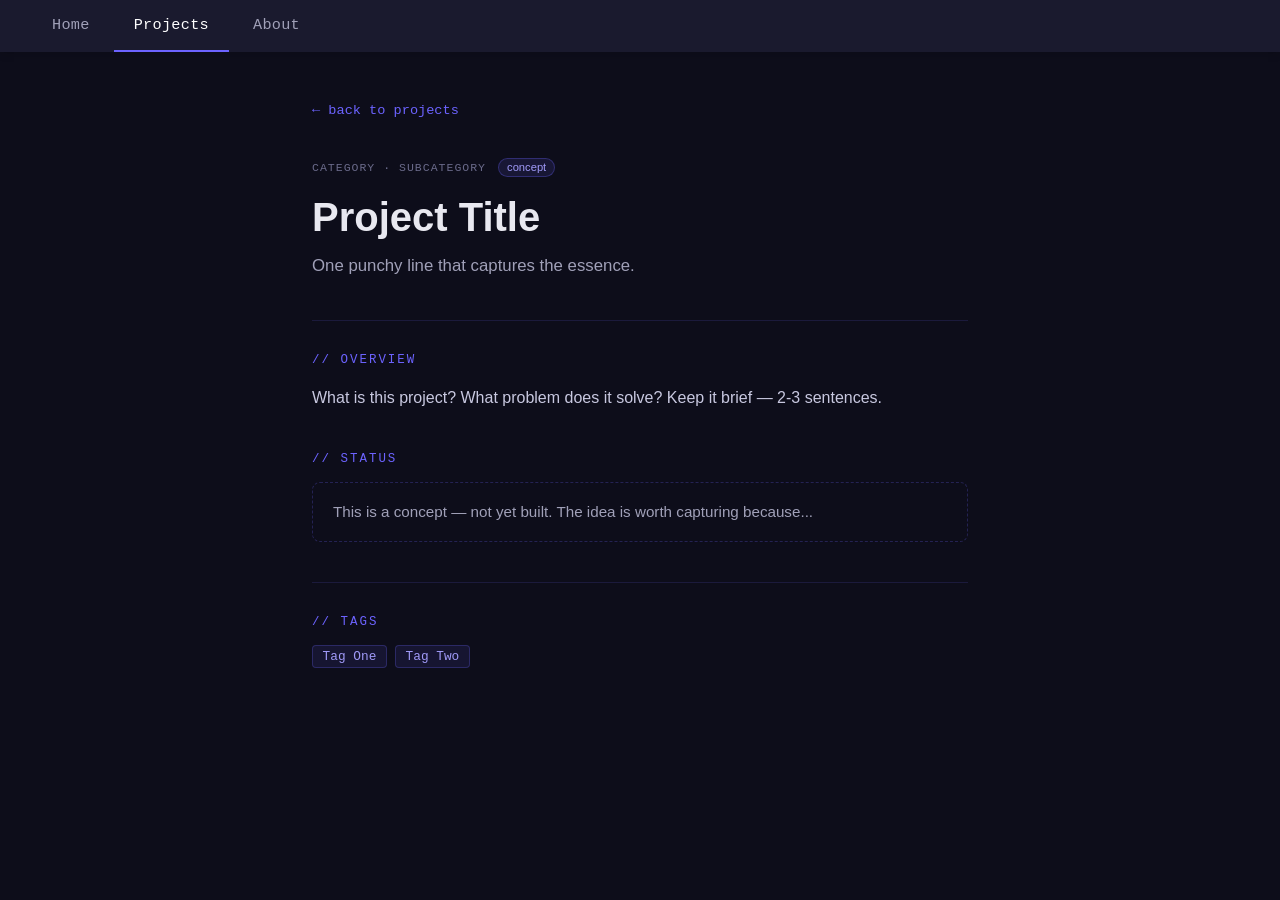
<file: projects/_template.html>
<!DOCTYPE html>
<html lang="en">
<head>
<meta charset="UTF-8">
<meta name="viewport" content="width=device-width, initial-scale=1.0">
<title>PROJECT TITLE — vinhtrinh.com</title>
<link rel="stylesheet" href="../styles.css">
<link rel="stylesheet" href="../styles.project.css">
</head>
<body>

<nav>
  <a href="../index.html">Home</a>
  <a href="../projects.html" class="active">Projects</a>
  <a href="../about.html">About</a>
</nav>

<div class="project-page">
  <a class="back-link" href="../projects.html">← back to projects</a>

  <!-- Header -->
  <div class="project-header">
    <div class="project-meta">
      <span class="category-tag">CATEGORY · SUBCATEGORY</span>
      <!-- Status options: completed | shipped | in-progress | concept | deprecated -->
      <span class="status-badge status-concept">concept</span>
    </div>
    <h1 class="project-title">Project Title</h1>
    <p class="project-subtitle">One punchy line that captures the essence.</p>
  </div>

  <hr class="divider">

  <!-- OVERVIEW — always include -->
  <div class="section">
    <div class="section-label">// overview</div>
    <div class="prose">
      <p>What is this project? What problem does it solve? Keep it brief — 2-3 sentences.</p>
    </div>
  </div>

  <!-- THE PROBLEM — use for UX/research projects -->
  <!--
  <div class="section">
    <div class="section-label">// the problem</div>
    <div class="prose">
      <p>What pain point or gap motivated this?</p>
    </div>
  </div>
  -->

  <!-- APPROACH — use for projects with a clear process -->
  <!--
  <div class="section">
    <div class="section-label">// approach</div>
    <ul class="detail-list">
      <li>Step or decision one</li>
      <li>Step or decision two</li>
    </ul>
  </div>
  -->

  <!-- CALLOUT / QUOTE — use for a key insight or memorable line -->
  <!--
  <div class="callout">"Memorable quote or key insight goes here."</div>
  -->

  <!-- OUTCOME — use for shipped/completed projects -->
  <!--
  <div class="section">
    <div class="section-label">// outcome</div>
    <div class="prose">
      <p>What was the result? Who used it? What did you learn?</p>
    </div>
  </div>
  -->

  <!-- STATUS NOTE — use for concepts/ideas -->
  <div class="section">
    <div class="section-label">// status</div>
    <div class="status-note">
      This is a concept — not yet built. The idea is worth capturing because...
    </div>
  </div>

  <hr class="divider">

  <!-- Tags — always include -->
  <div class="section">
    <div class="section-label">// tags</div>
    <div class="tag-list">
      <span class="tag">Tag One</span>
      <span class="tag">Tag Two</span>
    </div>
  </div>

  <!-- Links — use when applicable -->
  <!--
  <div class="section">
    <div class="section-label">// links</div>
    <div class="project-links">
      <a href="#" class="project-link" target="_blank">↗ Live Site</a>
      <a href="#" class="project-link" target="_blank">↗ GitHub</a>
      <a href="#" class="project-link" target="_blank">↗ Case Study PDF</a>
    </div>
  </div>
  -->

</div>

</body>
</html>
</file>
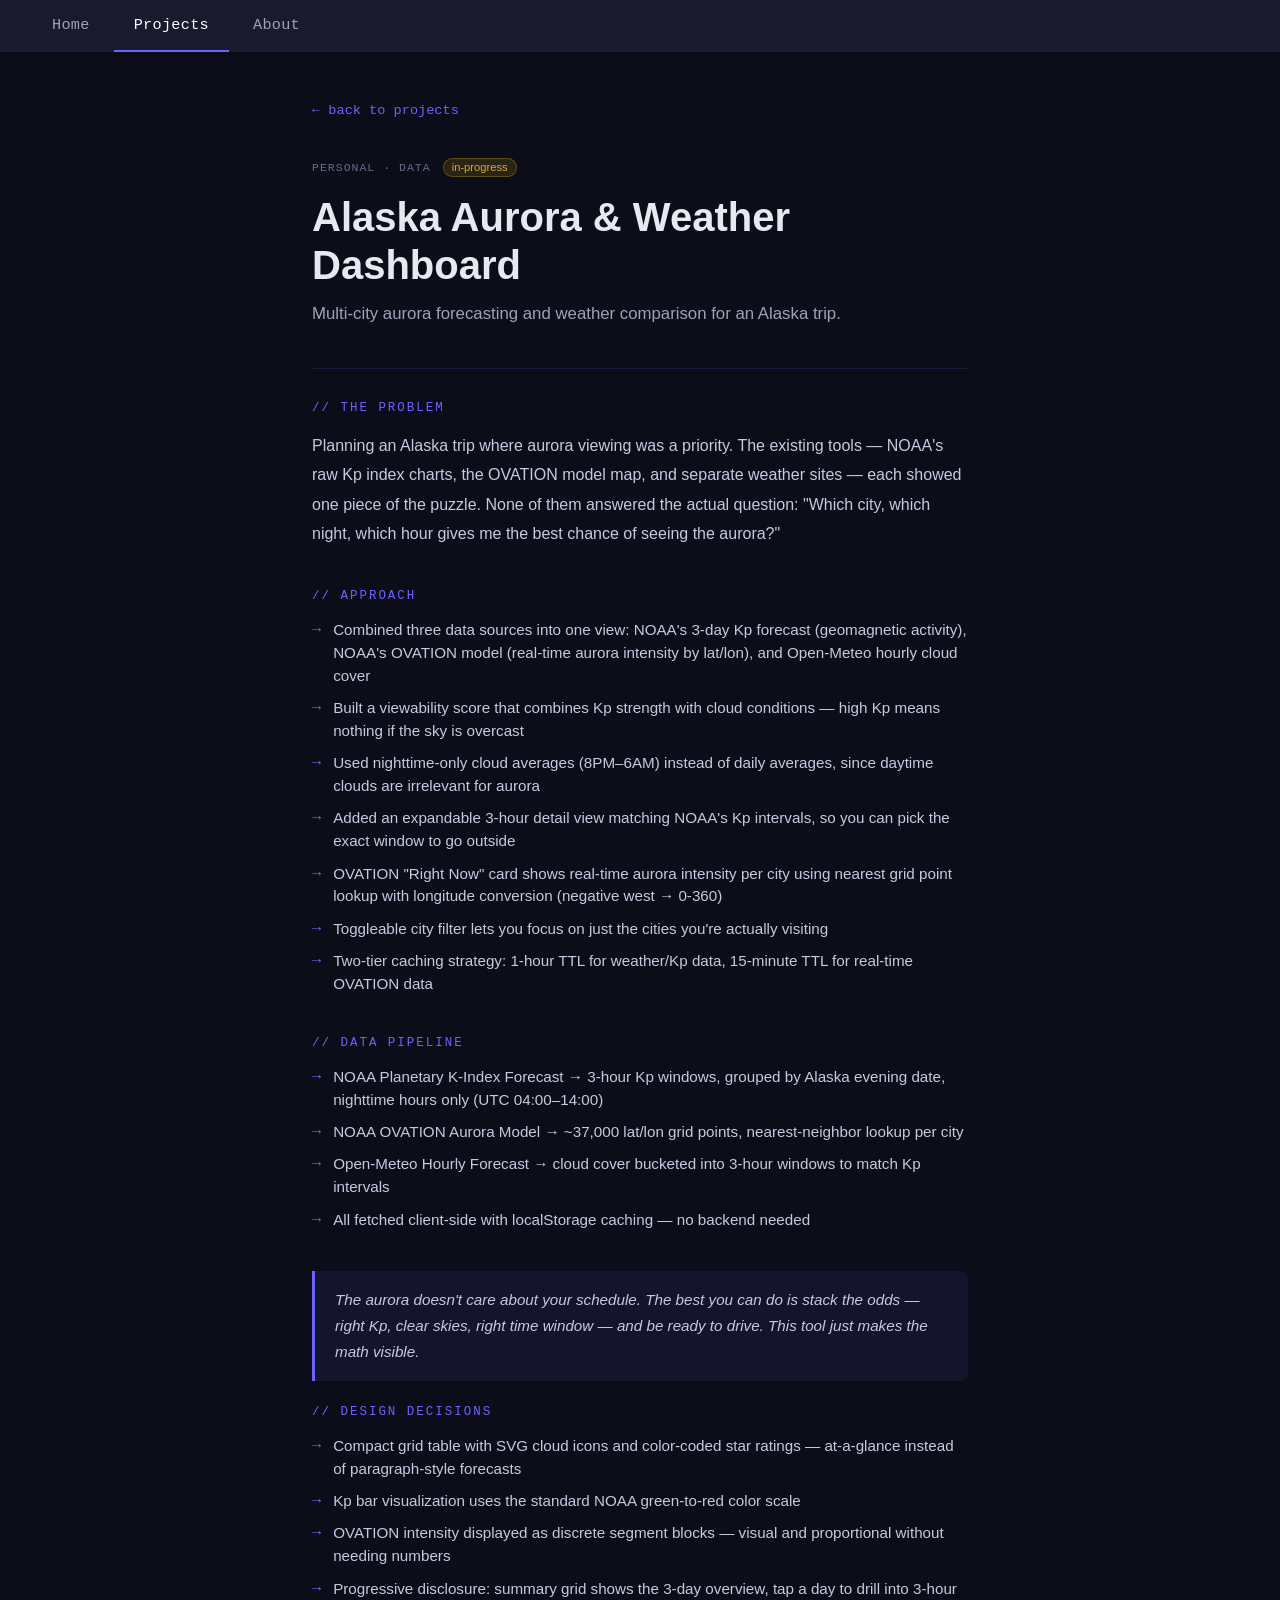
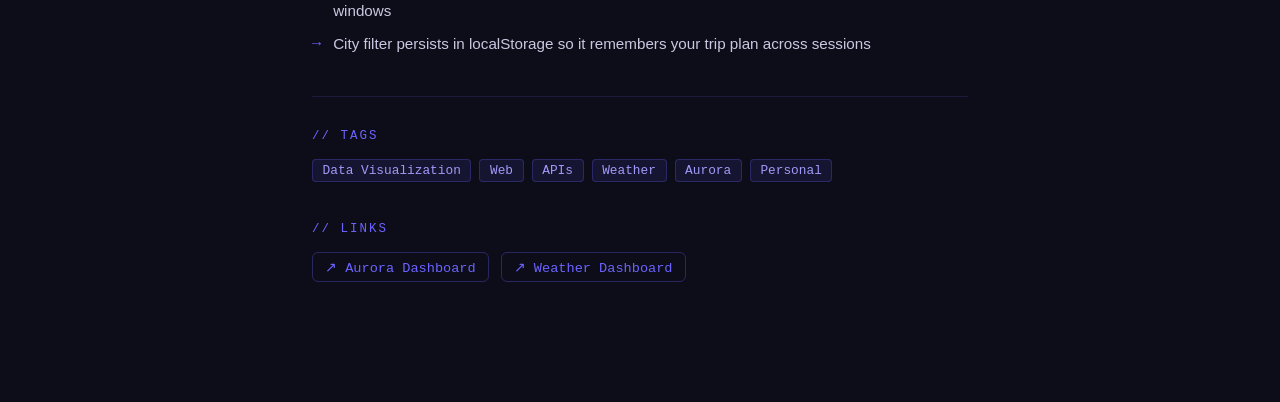
<file: projects/aurora-weather.html>
<!DOCTYPE html>
<html lang="en">
<head>
<meta charset="UTF-8">
<meta name="viewport" content="width=device-width, initial-scale=1.0">
<title>Alaska Aurora & Weather Dashboard — vinhtrinh.com</title>
<link rel="stylesheet" href="../styles.css">
<link rel="stylesheet" href="../styles.project.css">
</head>
<body>

<nav>
  <a href="../index.html">Home</a>
  <a href="../projects.html" class="active">Projects</a>
  <a href="../about.html">About</a>
</nav>

<div class="project-page">
  <a class="back-link" href="../projects.html">← back to projects</a>

  <div class="project-header">
    <div class="project-meta">
      <span class="category-tag">Personal · Data</span>
      <span class="status-badge status-in-progress">in-progress</span>
    </div>
    <h1 class="project-title">Alaska Aurora & Weather Dashboard</h1>
    <p class="project-subtitle">Multi-city aurora forecasting and weather comparison for an Alaska trip.</p>
  </div>

  <hr class="divider">

  <div class="section">
    <div class="section-label">// the problem</div>
    <div class="prose">
      <p>Planning an Alaska trip where aurora viewing was a priority. The existing tools —
      NOAA's raw Kp index charts, the OVATION model map, and separate weather sites —
      each showed one piece of the puzzle. None of them answered the actual question:
      "Which city, which night, which hour gives me the best chance of seeing the aurora?"</p>
    </div>
  </div>

  <div class="section">
    <div class="section-label">// approach</div>
    <ul class="detail-list">
      <li>Combined three data sources into one view: NOAA's 3-day Kp forecast (geomagnetic activity), NOAA's OVATION model (real-time aurora intensity by lat/lon), and Open-Meteo hourly cloud cover</li>
      <li>Built a viewability score that combines Kp strength with cloud conditions — high Kp means nothing if the sky is overcast</li>
      <li>Used nighttime-only cloud averages (8PM–6AM) instead of daily averages, since daytime clouds are irrelevant for aurora</li>
      <li>Added an expandable 3-hour detail view matching NOAA's Kp intervals, so you can pick the exact window to go outside</li>
      <li>OVATION "Right Now" card shows real-time aurora intensity per city using nearest grid point lookup with longitude conversion (negative west → 0-360)</li>
      <li>Toggleable city filter lets you focus on just the cities you're actually visiting</li>
      <li>Two-tier caching strategy: 1-hour TTL for weather/Kp data, 15-minute TTL for real-time OVATION data</li>
    </ul>
  </div>

  <div class="section">
    <div class="section-label">// data pipeline</div>
    <ul class="detail-list">
      <li>NOAA Planetary K-Index Forecast → 3-hour Kp windows, grouped by Alaska evening date, nighttime hours only (UTC 04:00–14:00)</li>
      <li>NOAA OVATION Aurora Model → ~37,000 lat/lon grid points, nearest-neighbor lookup per city</li>
      <li>Open-Meteo Hourly Forecast → cloud cover bucketed into 3-hour windows to match Kp intervals</li>
      <li>All fetched client-side with localStorage caching — no backend needed</li>
    </ul>
  </div>

  <div class="callout">
    The aurora doesn't care about your schedule. The best you can do is stack the odds —
    right Kp, clear skies, right time window — and be ready to drive.
    This tool just makes the math visible.
  </div>

  <div class="section">
    <div class="section-label">// design decisions</div>
    <ul class="detail-list">
      <li>Compact grid table with SVG cloud icons and color-coded star ratings — at-a-glance instead of paragraph-style forecasts</li>
      <li>Kp bar visualization uses the standard NOAA green-to-red color scale</li>
      <li>OVATION intensity displayed as discrete segment blocks — visual and proportional without needing numbers</li>
      <li>Progressive disclosure: summary grid shows the 3-day overview, tap a day to drill into 3-hour windows</li>
      <li>City filter persists in localStorage so it remembers your trip plan across sessions</li>
    </ul>
  </div>

  <hr class="divider">

  <div class="section">
    <div class="section-label">// tags</div>
    <div class="tag-list">
      <span class="tag">Data Visualization</span>
      <span class="tag">Web</span>
      <span class="tag">APIs</span>
      <span class="tag">Weather</span>
      <span class="tag">Aurora</span>
      <span class="tag">Personal</span>
    </div>
  </div>

  <div class="section">
    <div class="section-label">// links</div>
    <div class="project-links">
      <a href="../weather.html#aurora" class="project-link">↗ Aurora Dashboard</a>
      <a href="../weather.html#weather" class="project-link">↗ Weather Dashboard</a>
    </div>
  </div>

</div>

</body>
</html>
</file>
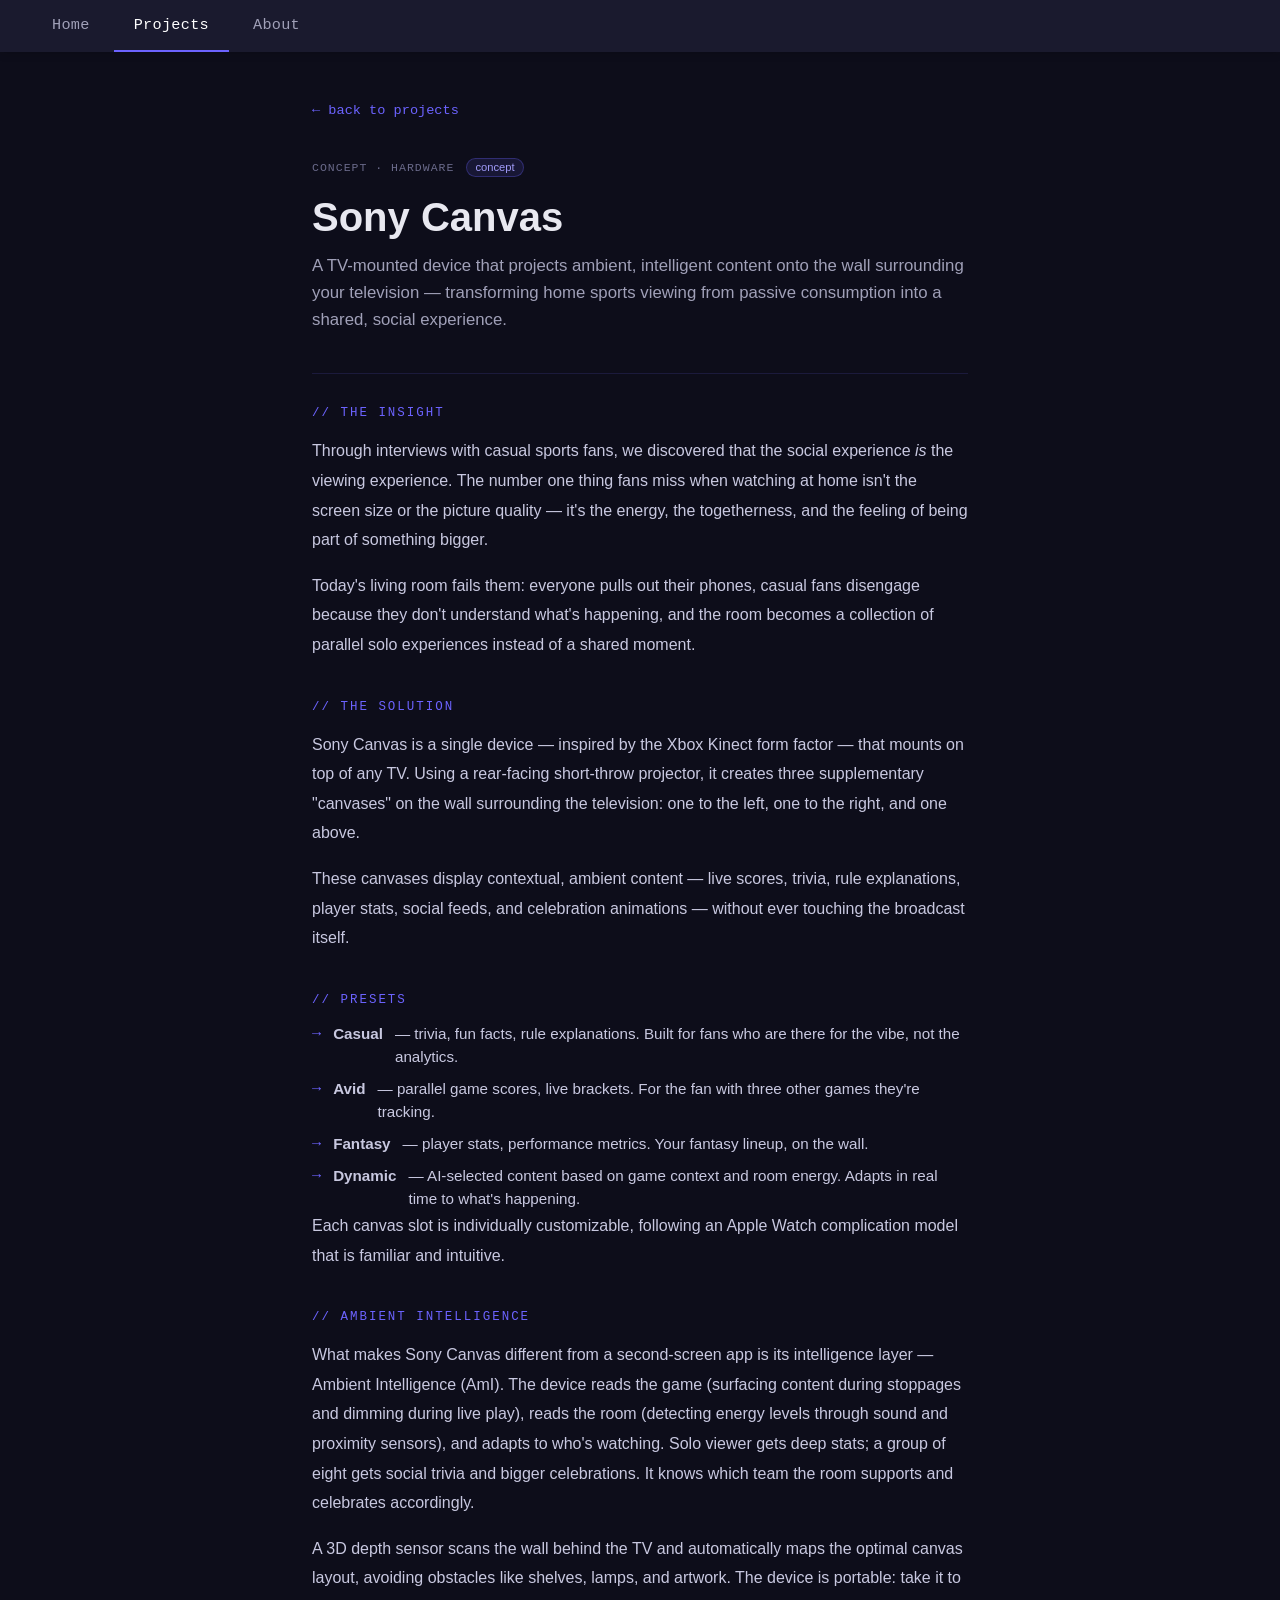
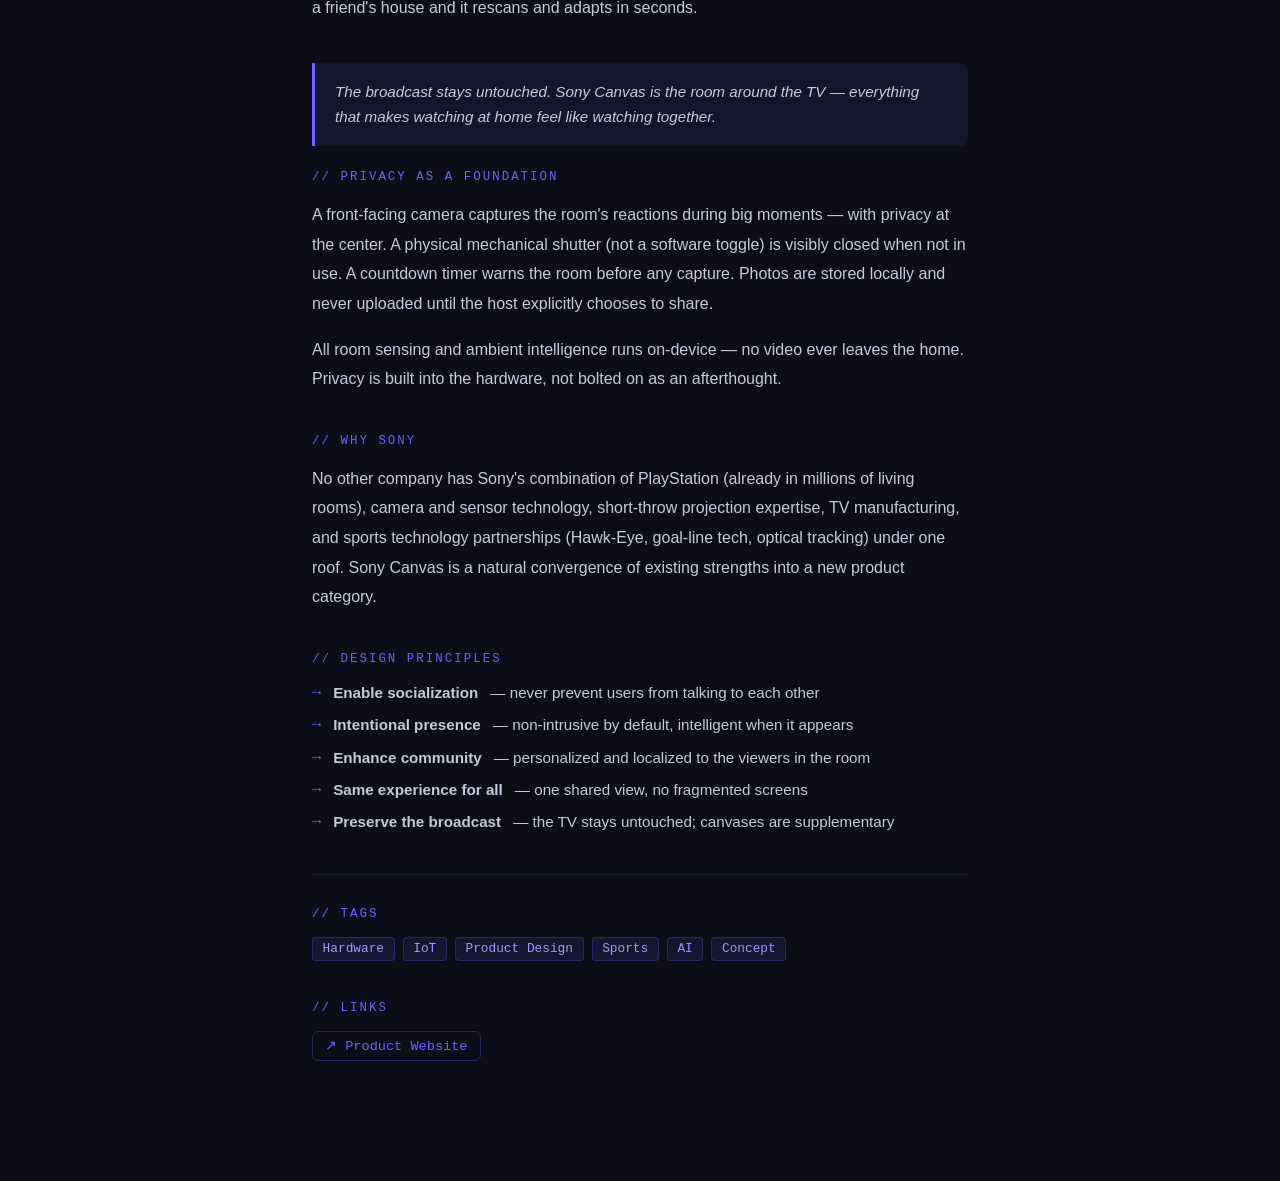
<file: projects/sony-canvas.html>
<!DOCTYPE html>
<html lang="en">
<head>
<meta charset="UTF-8">
<meta name="viewport" content="width=device-width, initial-scale=1.0">
<title>Sony Canvas — vinhtrinh.com</title>
<link rel="stylesheet" href="../styles.css">
<link rel="stylesheet" href="../styles.project.css">
</head>
<body>

<nav>
  <a href="../index.html">Home</a>
  <a href="../projects.html" class="active">Projects</a>
  <a href="../about.html">About</a>
</nav>

<div class="project-page">
  <a class="back-link" href="../projects.html">← back to projects</a>

  <div class="project-header">
    <div class="project-meta">
      <span class="category-tag">Concept · Hardware</span>
      <span class="status-badge status-concept">concept</span>
    </div>
    <h1 class="project-title">Sony Canvas</h1>
    <p class="project-subtitle">A TV-mounted device that projects ambient, intelligent content onto the wall surrounding your television — transforming home sports viewing from passive consumption into a shared, social experience.</p>
  </div>

  <hr class="divider">

  <div class="section">
    <div class="section-label">// the insight</div>
    <div class="prose">
      <p>Through interviews with casual sports fans, we discovered that the social experience <em>is</em> the viewing experience. The number one thing fans miss when watching at home isn't the screen size or the picture quality — it's the energy, the togetherness, and the feeling of being part of something bigger.</p>
      <p>Today's living room fails them: everyone pulls out their phones, casual fans disengage because they don't understand what's happening, and the room becomes a collection of parallel solo experiences instead of a shared moment.</p>
    </div>
  </div>

  <div class="section">
    <div class="section-label">// the solution</div>
    <div class="prose">
      <p>Sony Canvas is a single device — inspired by the Xbox Kinect form factor — that mounts on top of any TV. Using a rear-facing short-throw projector, it creates three supplementary "canvases" on the wall surrounding the television: one to the left, one to the right, and one above.</p>
      <p>These canvases display contextual, ambient content — live scores, trivia, rule explanations, player stats, social feeds, and celebration animations — without ever touching the broadcast itself.</p>
    </div>
  </div>

  <div class="section">
    <div class="section-label">// presets</div>
    <ul class="detail-list">
      <li><strong>Casual</strong> — trivia, fun facts, rule explanations. Built for fans who are there for the vibe, not the analytics.</li>
      <li><strong>Avid</strong> — parallel game scores, live brackets. For the fan with three other games they're tracking.</li>
      <li><strong>Fantasy</strong> — player stats, performance metrics. Your fantasy lineup, on the wall.</li>
      <li><strong>Dynamic</strong> — AI-selected content based on game context and room energy. Adapts in real time to what's happening.</li>
    </ul>
    <div class="prose">
      <p>Each canvas slot is individually customizable, following an Apple Watch complication model that is familiar and intuitive.</p>
    </div>
  </div>

  <div class="section">
    <div class="section-label">// ambient intelligence</div>
    <div class="prose">
      <p>What makes Sony Canvas different from a second-screen app is its intelligence layer — Ambient Intelligence (AmI). The device reads the game (surfacing content during stoppages and dimming during live play), reads the room (detecting energy levels through sound and proximity sensors), and adapts to who's watching. Solo viewer gets deep stats; a group of eight gets social trivia and bigger celebrations. It knows which team the room supports and celebrates accordingly.</p>
      <p>A 3D depth sensor scans the wall behind the TV and automatically maps the optimal canvas layout, avoiding obstacles like shelves, lamps, and artwork. The device is portable: take it to a friend's house and it rescans and adapts in seconds.</p>
    </div>
  </div>

  <div class="callout">
    The broadcast stays untouched. Sony Canvas is the room around the TV — everything that makes watching at home feel like watching together.
  </div>

  <div class="section">
    <div class="section-label">// privacy as a foundation</div>
    <div class="prose">
      <p>A front-facing camera captures the room's reactions during big moments — with privacy at the center. A physical mechanical shutter (not a software toggle) is visibly closed when not in use. A countdown timer warns the room before any capture. Photos are stored locally and never uploaded until the host explicitly chooses to share.</p>
      <p>All room sensing and ambient intelligence runs on-device — no video ever leaves the home. Privacy is built into the hardware, not bolted on as an afterthought.</p>
    </div>
  </div>

  <div class="section">
    <div class="section-label">// why sony</div>
    <div class="prose">
      <p>No other company has Sony's combination of PlayStation (already in millions of living rooms), camera and sensor technology, short-throw projection expertise, TV manufacturing, and sports technology partnerships (Hawk-Eye, goal-line tech, optical tracking) under one roof. Sony Canvas is a natural convergence of existing strengths into a new product category.</p>
    </div>
  </div>

  <div class="section">
    <div class="section-label">// design principles</div>
    <ul class="detail-list">
      <li><strong>Enable socialization</strong> — never prevent users from talking to each other</li>
      <li><strong>Intentional presence</strong> — non-intrusive by default, intelligent when it appears</li>
      <li><strong>Enhance community</strong> — personalized and localized to the viewers in the room</li>
      <li><strong>Same experience for all</strong> — one shared view, no fragmented screens</li>
      <li><strong>Preserve the broadcast</strong> — the TV stays untouched; canvases are supplementary</li>
    </ul>
  </div>

  <hr class="divider">

  <div class="section">
    <div class="section-label">// tags</div>
    <div class="tag-list">
      <span class="tag">Hardware</span>
      <span class="tag">IoT</span>
      <span class="tag">Product Design</span>
      <span class="tag">Sports</span>
      <span class="tag">AI</span>
      <span class="tag">Concept</span>
    </div>
  </div>

  <div class="section">
    <div class="section-label">// links</div>
    <div class="project-links">
      <a href="sony-canvas-website.html" class="project-link">↗ Product Website</a>
    </div>
  </div>

</div>

</body>
</html>
</file>
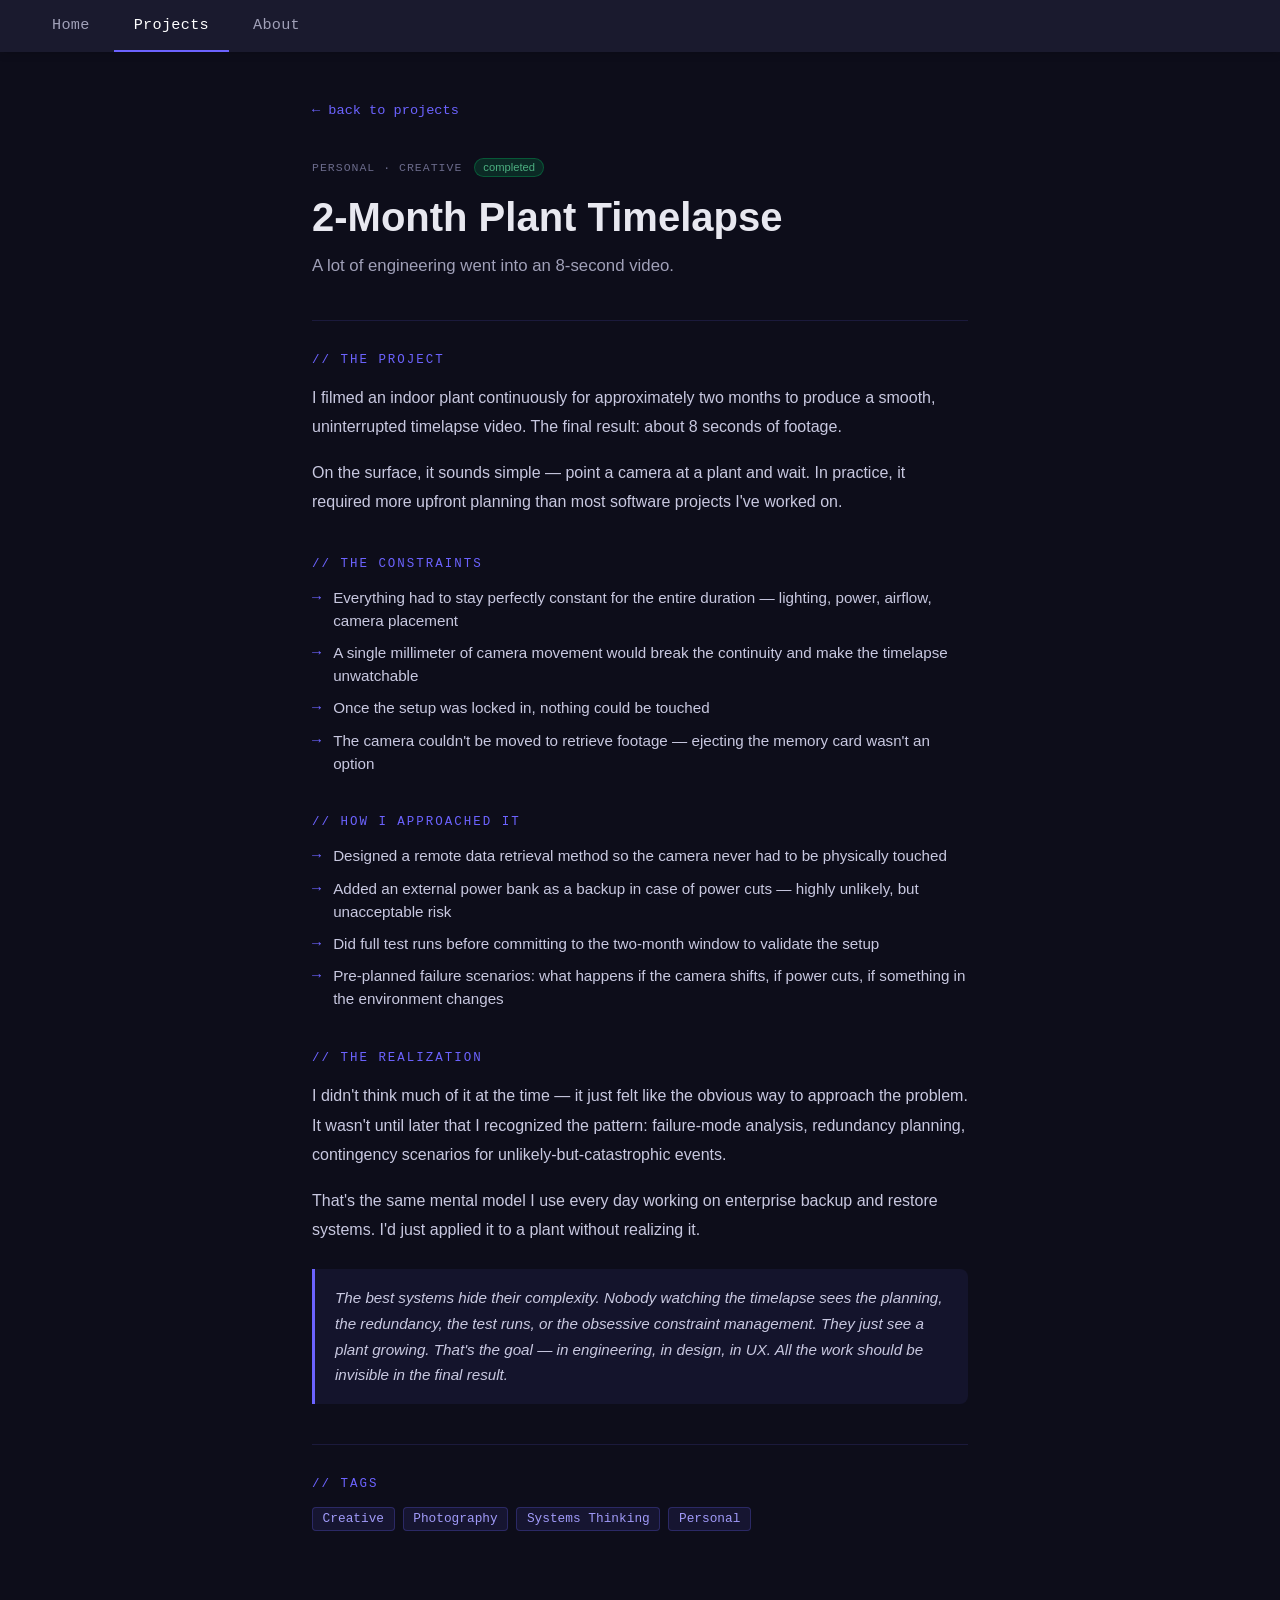
<file: projects/timelapse.html>
<!DOCTYPE html>
<html lang="en">
<head>
<meta charset="UTF-8">
<meta name="viewport" content="width=device-width, initial-scale=1.0">
<title>2-Month Plant Timelapse — vinhtrinh.com</title>
<link rel="stylesheet" href="../styles.css">
<link rel="stylesheet" href="../styles.project.css">
</head>
<body>

<nav>
  <a href="../index.html">Home</a>
  <a href="../projects.html" class="active">Projects</a>
  <a href="../about.html">About</a>
</nav>

<div class="project-page">
  <a href="../projects.html" class="back-link">← back to projects</a>

  <div class="project-header">
    <div class="project-meta">
      <span class="category-tag">Personal · Creative</span>
      <span class="status-badge status-completed">completed</span>
    </div>
    <h1 class="project-title">2-Month Plant Timelapse</h1>
    <p class="project-subtitle">A lot of engineering went into an 8-second video.</p>
  </div>

  <hr class="divider">

  <div class="section">
    <div class="section-label">// the project</div>
    <div class="prose">
      <p>I filmed an indoor plant continuously for approximately two months to produce a smooth,
      uninterrupted timelapse video. The final result: about 8 seconds of footage.</p>
      <p>On the surface, it sounds simple — point a camera at a plant and wait. In practice,
      it required more upfront planning than most software projects I've worked on.</p>
    </div>
  </div>

  <div class="section">
    <div class="section-label">// the constraints</div>
    <ul class="detail-list">
      <li>Everything had to stay perfectly constant for the entire duration — lighting, power, airflow, camera placement</li>
      <li>A single millimeter of camera movement would break the continuity and make the timelapse unwatchable</li>
      <li>Once the setup was locked in, nothing could be touched</li>
      <li>The camera couldn't be moved to retrieve footage — ejecting the memory card wasn't an option</li>
    </ul>
  </div>

  <div class="section">
    <div class="section-label">// how I approached it</div>
    <ul class="detail-list">
      <li>Designed a remote data retrieval method so the camera never had to be physically touched</li>
      <li>Added an external power bank as a backup in case of power cuts — highly unlikely, but unacceptable risk</li>
      <li>Did full test runs before committing to the two-month window to validate the setup</li>
      <li>Pre-planned failure scenarios: what happens if the camera shifts, if power cuts, if something in the environment changes</li>
    </ul>
  </div>

  <div class="section">
    <div class="section-label">// the realization</div>
    <div class="prose">
      <p>I didn't think much of it at the time — it just felt like the obvious way to approach the problem.
      It wasn't until later that I recognized the pattern: failure-mode analysis, redundancy planning,
      contingency scenarios for unlikely-but-catastrophic events.</p>
      <p>That's the same mental model I use every day working on enterprise backup and restore systems.
      I'd just applied it to a plant without realizing it.</p>
    </div>

    <div class="callout">
      The best systems hide their complexity. Nobody watching the timelapse sees the planning,
      the redundancy, the test runs, or the obsessive constraint management. They just see a plant growing.
      That's the goal — in engineering, in design, in UX. All the work should be invisible in the final result.
    </div>
  </div>

  <hr class="divider">

  <div class="section">
    <div class="section-label">// tags</div>
    <div class="tag-list">
      <span class="tag">Creative</span>
      <span class="tag">Photography</span>
      <span class="tag">Systems Thinking</span>
      <span class="tag">Personal</span>
    </div>
  </div>
</div>

</body>
</html>
</file>
<file: styles.css>
/* === Shared styles for vinhtrinh.com === */

* { margin: 0; padding: 0; box-sizing: border-box; }

body {
  font-family: -apple-system, BlinkMacSystemFont, 'Segoe UI', Roboto, Helvetica, Arial, sans-serif;
  min-height: 100vh;
  color: #1a1a2e;
  background: #f8f9fa;
}

/* --- Nav bar --- */
nav {
  background: #1a1a2e;
  padding: 0 2rem;
  display: flex;
  align-items: center;
  gap: 0.25rem;
  position: sticky;
  top: 0;
  z-index: 100;
  box-shadow: 0 2px 8px rgba(0, 0, 0, 0.15);
  overflow-x: auto;
  -webkit-overflow-scrolling: touch;
  scrollbar-width: none;
}
nav::-webkit-scrollbar { display: none; }

nav a {
  color: #a0a0b8;
  text-decoration: none;
  padding: 1rem 1.25rem;
  font-family: 'Courier New', Courier, monospace;
  font-size: 0.95rem;
  font-weight: 500;
  letter-spacing: 0.3px;
  transition: color 0.2s, border-color 0.2s;
  border-bottom: 2px solid transparent;
  white-space: nowrap;
  flex-shrink: 0;
}

nav a:hover {
  color: #ffffff;
}

nav a.active {
  color: #ffffff;
  border-bottom-color: #6c63ff;
}

/* --- Page layout --- */
.page-body {
  display: flex;
  flex-direction: column;
  align-items: center;
  justify-content: center;
  min-height: calc(100vh - 56px);
  padding: 2rem;
  text-align: center;
}

/* --- Shared typography --- */
.page-title {
  font-size: clamp(2rem, 5vw, 3rem);
  font-weight: 700;
  margin-bottom: 1rem;
  color: #1a1a2e;
}

.page-subtitle {
  font-size: clamp(1rem, 2.5vw, 1.25rem);
  color: #555;
  max-width: 500px;
  line-height: 1.6;
}
</file>
<file: styles.project.css>
/* === Shared styles for project detail pages === */

body { background: #0d0d1a; color: #c8c8e0; }

.project-page {
  max-width: 720px;
  margin: 0 auto;
  padding: 3rem 2rem 5rem;
}

/* Back link */
.back-link {
  display: inline-block;
  font-family: 'Courier New', Courier, monospace;
  font-size: 0.85rem;
  color: #6c63ff;
  text-decoration: none;
  margin-bottom: 2.5rem;
}
.back-link:hover { text-decoration: underline; }

/* Header */
.project-header { margin-bottom: 2.5rem; }

.project-meta {
  display: flex;
  align-items: center;
  gap: 0.75rem;
  margin-bottom: 1rem;
}

.category-tag {
  font-family: 'Courier New', Courier, monospace;
  font-size: 0.72rem;
  color: #6a6a8a;
  text-transform: uppercase;
  letter-spacing: 1px;
}

.status-badge {
  font-size: 0.7rem;
  padding: 0.15rem 0.5rem;
  border-radius: 50px;
  white-space: nowrap;
}
.status-shipped, .status-completed {
  background: rgba(0,200,100,0.15);
  color: #4caf80;
  border: 1px solid rgba(0,200,100,0.3);
}
.status-in-progress {
  background: rgba(255,200,0,0.12);
  color: #d4aa30;
  border: 1px solid rgba(255,200,0,0.25);
}
.status-concept {
  background: rgba(108,99,255,0.12);
  color: #a09af8;
  border: 1px solid rgba(108,99,255,0.3);
}
.status-deprecated {
  background: rgba(255,255,255,0.05);
  color: #6a6a8a;
  border: 1px solid rgba(255,255,255,0.1);
}

.project-title {
  font-size: clamp(1.75rem, 5vw, 2.5rem);
  font-weight: 900;
  color: #e8e8f0;
  line-height: 1.2;
  margin-bottom: 0.75rem;
}

.project-subtitle {
  font-size: 1.05rem;
  color: #a0a0b8;
  line-height: 1.6;
}

/* Divider */
.divider {
  border: none;
  border-top: 1px solid rgba(108, 99, 255, 0.15);
  margin: 2rem 0;
}

/* Sections */
.section { margin-bottom: 2.5rem; }

.section-label {
  font-family: 'Courier New', Courier, monospace;
  font-size: 0.78rem;
  text-transform: uppercase;
  letter-spacing: 2px;
  color: #6c63ff;
  margin-bottom: 1rem;
}

/* Prose */
.prose {
  font-size: 1rem;
  line-height: 1.85;
  color: #c8c8e0;
}
.prose p { margin-bottom: 1rem; }
.prose p:last-child { margin-bottom: 0; }

/* Bullet list */
.detail-list {
  list-style: none;
  padding: 0;
  display: flex;
  flex-direction: column;
  gap: 0.6rem;
}
.detail-list li {
  display: flex;
  gap: 0.75rem;
  font-size: 0.95rem;
  color: #c8c8e0;
  line-height: 1.5;
}
.detail-list li::before {
  content: '→';
  color: #6c63ff;
  flex-shrink: 0;
  font-family: 'Courier New', Courier, monospace;
}

/* Callout / quote */
.callout {
  background: rgba(108, 99, 255, 0.08);
  border-left: 3px solid #6c63ff;
  border-radius: 0 8px 8px 0;
  padding: 1rem 1.25rem;
  margin: 1.5rem 0;
  font-size: 0.95rem;
  color: #c8c8e0;
  line-height: 1.7;
  font-style: italic;
}

/* Status note (for concepts) */
.status-note {
  font-size: 0.95rem;
  color: #a0a0b8;
  line-height: 1.7;
  padding: 1rem 1.25rem;
  border: 1px dashed rgba(108, 99, 255, 0.25);
  border-radius: 8px;
}

/* Tags */
.tag-list { display: flex; flex-wrap: wrap; gap: 0.5rem; }
.tag {
  background: rgba(108, 99, 255, 0.1);
  border: 1px solid rgba(108, 99, 255, 0.25);
  color: #a09af8;
  padding: 0.2rem 0.6rem;
  border-radius: 4px;
  font-size: 0.8rem;
  font-family: 'Courier New', Courier, monospace;
}

/* External links */
.project-links { display: flex; flex-wrap: wrap; gap: 0.75rem; }
.project-link {
  font-family: 'Courier New', Courier, monospace;
  font-size: 0.85rem;
  color: #6c63ff;
  text-decoration: none;
  border: 1px solid rgba(108, 99, 255, 0.3);
  padding: 0.35rem 0.75rem;
  border-radius: 6px;
  transition: background 0.2s, border-color 0.2s;
}
.project-link:hover {
  background: rgba(108, 99, 255, 0.1);
  border-color: rgba(108, 99, 255, 0.5);
}

/* Responsive */
@media (max-width: 600px) {
  .project-page { padding: 2rem 1rem 4rem; }
}
</file>
